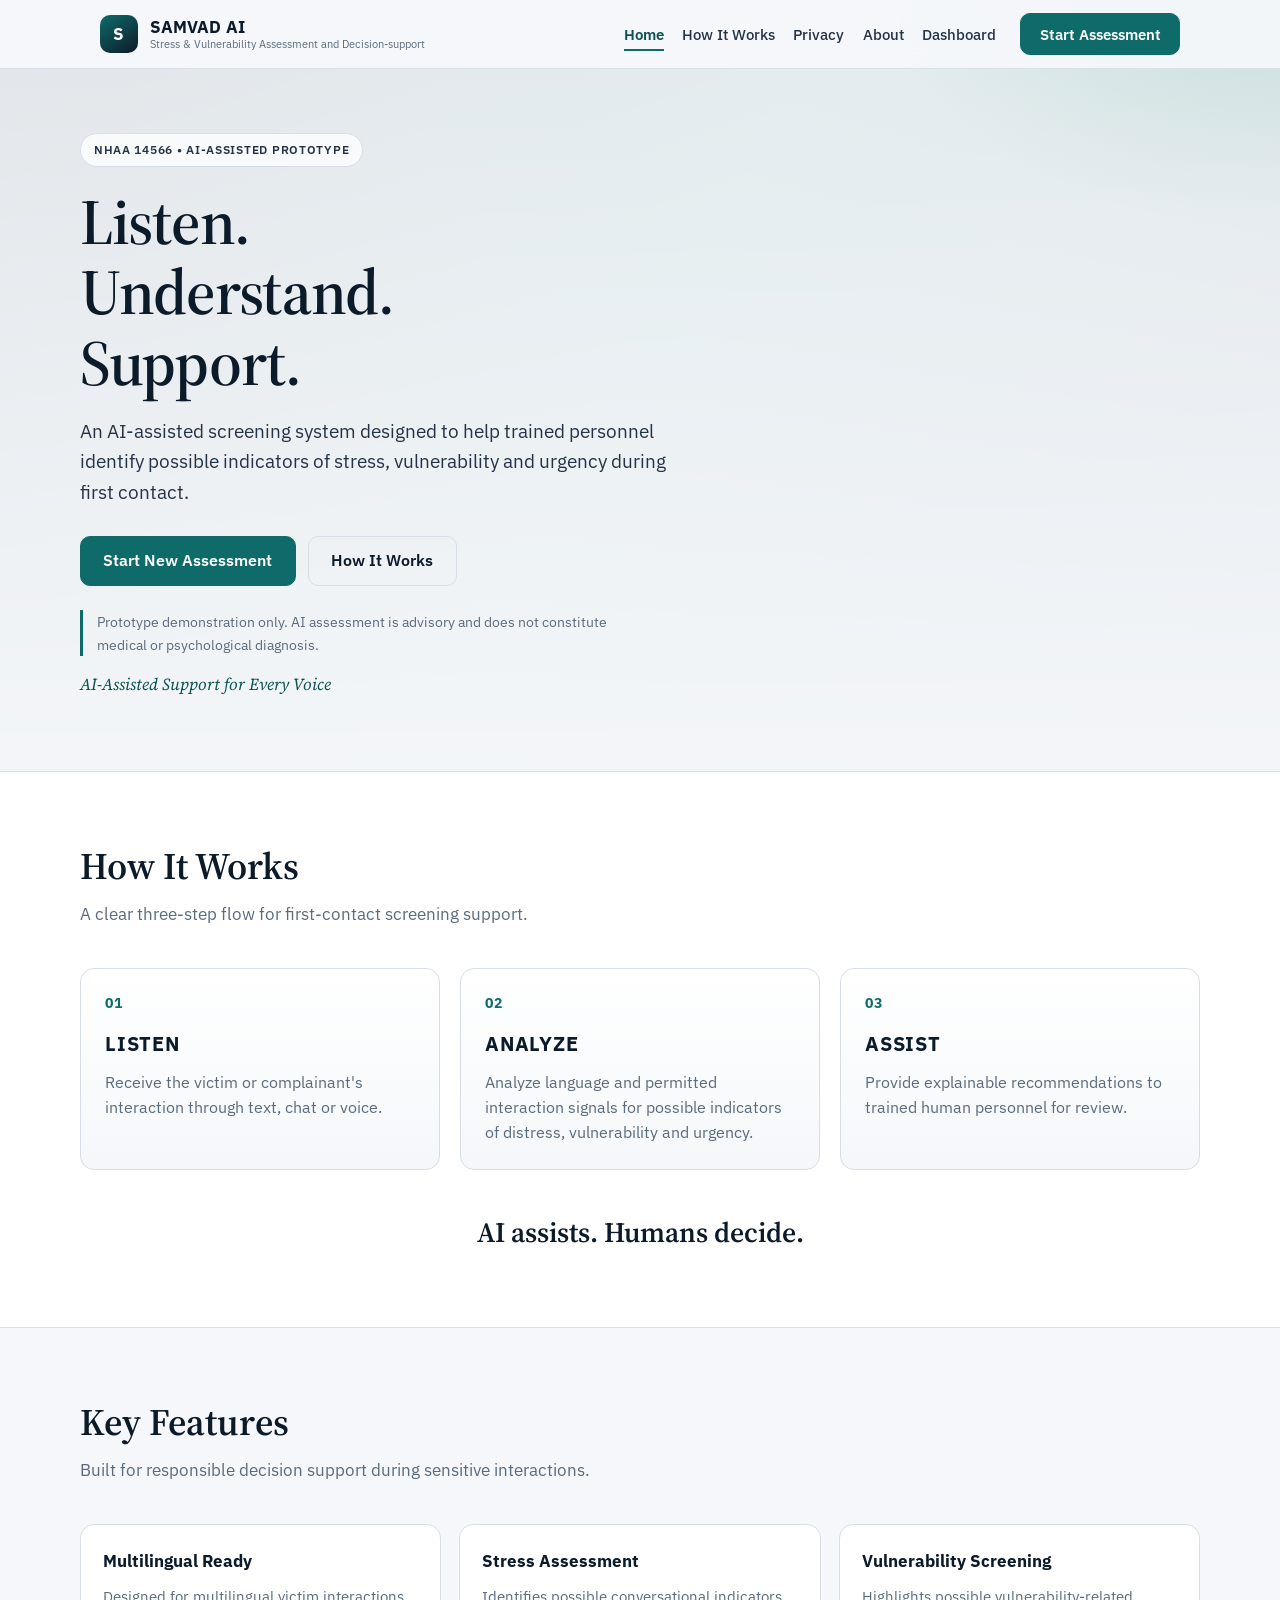
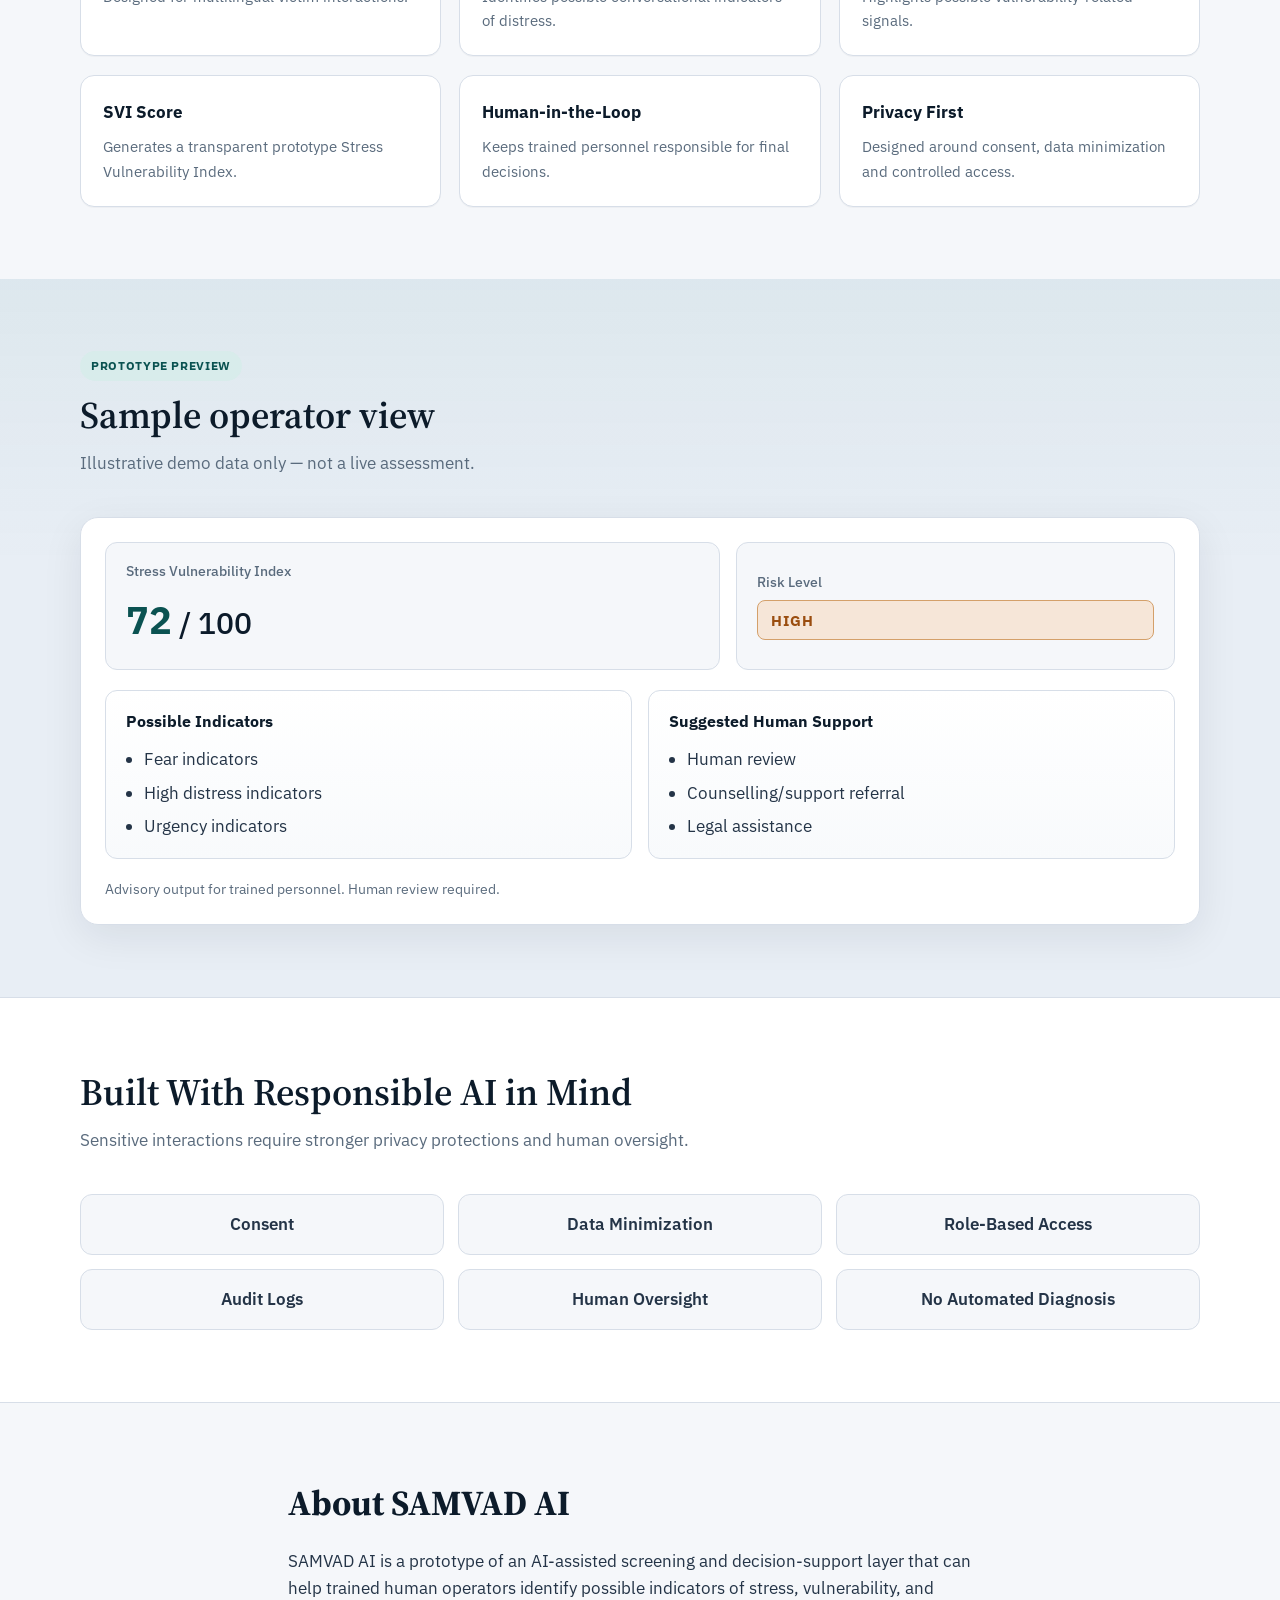
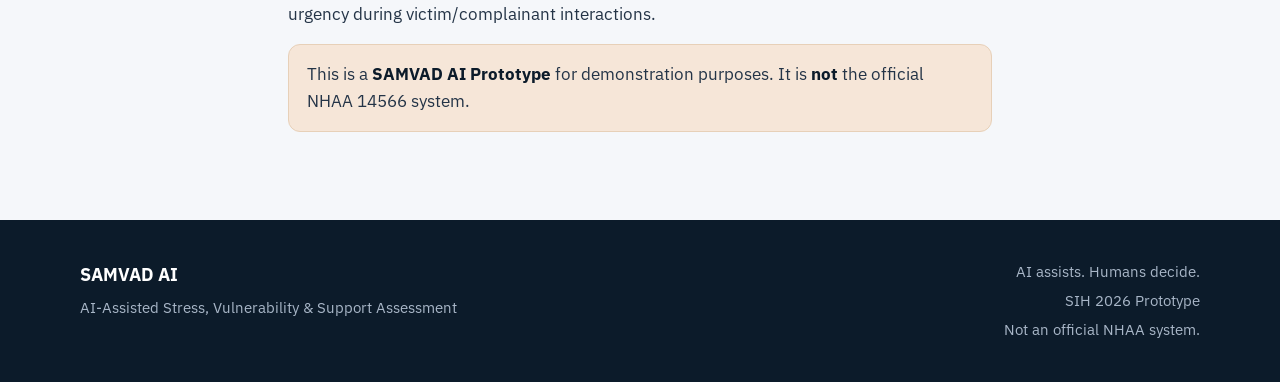
<file: index.html>
<!DOCTYPE html>
<html lang="en">

<head>
  <meta charset="UTF-8">
  <meta name="viewport" content="width=device-width, initial-scale=1.0">
  <title>SAMVAD AI Prototype | Home</title>
  <meta name="description"
    content="SAMVAD AI — Stress & Vulnerability Assessment and Decision-support. AI-assisted prototype for trained operators. Not an official NHAA system.">
  <link rel="preconnect" href="https://fonts.googleapis.com">
  <link rel="preconnect" href="https://fonts.gstatic.com" crossorigin>
  <link
    href="https://fonts.googleapis.com/css2?family=IBM+Plex+Sans:wght@400;500;600;700&family=Source+Serif+4:opsz,wght@8..60,500;8..60,600;8..60,700&display=swap"
    rel="stylesheet">
  <link rel="stylesheet" href="main.css?v=step82c">
</head>

<body>
  <a class="skip-link" href="#main">Skip to content</a>

  <header class="site-header" id="home">
    <div class="header-inner">
      <a class="brand" href="#home" aria-label="SAMVAD AI Prototype home">
        <span class="brand-mark" aria-hidden="true">S</span>
        <span class="brand-text">
          <span class="brand-name">SAMVAD AI</span>
          <span class="brand-meaning">Stress &amp; Vulnerability Assessment and Decision-support</span>
        </span>
      </a>

      <button class="nav-toggle" type="button" aria-expanded="false" aria-controls="site-nav" aria-label="Open menu">
        <span class="nav-toggle-bar" aria-hidden="true"></span>
        <span class="nav-toggle-bar" aria-hidden="true"></span>
        <span class="nav-toggle-bar" aria-hidden="true"></span>
      </button>

      <nav class="site-nav" id="site-nav" aria-label="Primary">
        <ul class="nav-list">
          <li><a href="#home" aria-current="page">Home</a></li>
          <li><a href="#how-it-works">How It Works</a></li>
          <li><a href="#privacy">Privacy</a></li>
          <li><a href="#about">About</a></li>
          <li><a href="dashboard.html">Dashboard</a></li>
        </ul>
        <a class="btn btn-primary btn-header" href="assessment.html">Start Assessment</a>
      </nav>
    </div>
  </header>

  <main id="main">
    <section class="hero" aria-labelledby="hero-heading">
      <div class="hero-inner">
        <p class="hero-badge">NHAA 14566 • AI-ASSISTED PROTOTYPE</p>
        <h1 id="hero-heading">Listen. Understand. Support.</h1>
        <p class="hero-sub">
          An AI-assisted screening system designed to help trained personnel identify
          possible indicators of stress, vulnerability and urgency during first contact.
        </p>
        <div class="hero-actions">
          <a class="btn btn-primary btn-lg" href="assessment.html">Start New Assessment</a>
          <a class="btn btn-secondary btn-lg" href="#how-it-works">How It Works</a>
        </div>
        <p class="hero-disclaimer">
          Prototype demonstration only. AI assessment is advisory and does not constitute
          medical or psychological diagnosis.
        </p>
        <p class="hero-tagline">AI-Assisted Support for Every Voice</p>
      </div>
    </section>

    <section class="section how" id="how-it-works" aria-labelledby="how-heading">
      <div class="section-inner">
        <header class="section-header">
          <h2 id="how-heading">How It Works</h2>
          <p class="section-lead">A clear three-step flow for first-contact screening support.</p>
        </header>

        <ol class="steps">
          <li class="step">
            <span class="step-num">01</span>
            <h3>Listen</h3>
            <p>Receive the victim or complainant's interaction through text, chat or voice.</p>
          </li>
          <li class="step">
            <span class="step-num">02</span>
            <h3>Analyze</h3>
            <p>Analyze language and permitted interaction signals for possible indicators of distress, vulnerability and
              urgency.</p>
          </li>
          <li class="step">
            <span class="step-num">03</span>
            <h3>Assist</h3>
            <p>Provide explainable recommendations to trained human personnel for review.</p>
          </li>
        </ol>

        <p class="how-principle">AI assists. Humans decide.</p>
      </div>
    </section>

    <section class="section features" id="features" aria-labelledby="features-heading">
      <div class="section-inner">
        <header class="section-header">
          <h2 id="features-heading">Key Features</h2>
          <p class="section-lead">Built for responsible decision support during sensitive interactions.</p>
        </header>

        <ul class="feature-grid">
          <li class="feature-card">
            <h3>Multilingual Ready</h3>
            <p>Designed for multilingual victim interactions.</p>
          </li>
          <li class="feature-card">
            <h3>Stress Assessment</h3>
            <p>Identifies possible conversational indicators of distress.</p>
          </li>
          <li class="feature-card">
            <h3>Vulnerability Screening</h3>
            <p>Highlights possible vulnerability-related signals.</p>
          </li>
          <li class="feature-card">
            <h3>SVI Score</h3>
            <p>Generates a transparent prototype Stress Vulnerability Index.</p>
          </li>
          <li class="feature-card">
            <h3>Human-in-the-Loop</h3>
            <p>Keeps trained personnel responsible for final decisions.</p>
          </li>
          <li class="feature-card">
            <h3>Privacy First</h3>
            <p>Designed around consent, data minimization and controlled access.</p>
          </li>
        </ul>
      </div>
    </section>

    <section class="section preview" id="preview" aria-labelledby="preview-heading">
      <div class="section-inner">
        <header class="section-header">
          <p class="preview-label">Prototype Preview</p>
          <h2 id="preview-heading">Sample operator view</h2>
          <p class="section-lead">Illustrative demo data only — not a live assessment.</p>
        </header>

        <div class="preview-panel" role="img"
          aria-label="Prototype preview of Stress Vulnerability Index 72 of 100, risk level high, sample indicators and suggested human support">
          <div class="preview-top">
            <div class="preview-metric">
              <span class="preview-metric-label">Stress Vulnerability Index</span>
              <span class="preview-metric-value"><strong>72</strong> / 100</span>
            </div>
            <div class="preview-metric preview-risk">
              <span class="preview-metric-label">Risk Level</span>
              <span class="result-risk-badge risk-high" aria-label="Risk level HIGH">HIGH</span>
            </div>
          </div>

          <div class="preview-columns">
            <div class="preview-block">
              <h3>Possible Indicators</h3>
              <ul>
                <li>Fear indicators</li>
                <li>High distress indicators</li>
                <li>Urgency indicators</li>
              </ul>
            </div>
            <div class="preview-block">
              <h3>Suggested Human Support</h3>
              <ul>
                <li>Human review</li>
                <li>Counselling/support referral</li>
                <li>Legal assistance</li>
              </ul>
            </div>
          </div>

          <p class="preview-footnote">Advisory output for trained personnel. Human review required.</p>
        </div>
      </div>
    </section>

    <section class="section privacy" id="privacy" aria-labelledby="privacy-heading">
      <div class="section-inner">
        <header class="section-header">
          <h2 id="privacy-heading">Built With Responsible AI in Mind</h2>
          <p class="section-lead">Sensitive interactions require stronger privacy protections and human oversight.</p>
        </header>

        <ul class="privacy-grid">
          <li>Consent</li>
          <li>Data Minimization</li>
          <li>Role-Based Access</li>
          <li>Audit Logs</li>
          <li>Human Oversight</li>
          <li>No Automated Diagnosis</li>
        </ul>
      </div>
    </section>

    <section class="section about" id="about" aria-labelledby="about-heading">
      <div class="section-inner about-inner">
        <h2 id="about-heading">About SAMVAD AI</h2>
        <p>
          SAMVAD AI is a prototype of an AI-assisted screening and decision-support layer
          that can help trained human operators identify possible indicators of stress,
          vulnerability, and urgency during victim/complainant interactions.
        </p>
        <p class="about-note">
          This is a <strong>SAMVAD AI Prototype</strong> for demonstration purposes.
          It is <strong>not</strong> the official NHAA 14566 system.
        </p>
      </div>
    </section>
  </main>

  <footer class="site-footer">
    <div class="footer-inner">
      <div class="footer-brand">
        <p class="footer-name">SAMVAD AI</p>
        <p class="footer-subtitle">AI-Assisted Stress, Vulnerability &amp; Support Assessment</p>
      </div>
      <div class="footer-meta">
        <p>AI assists. Humans decide.</p>
        <p>SIH 2026 Prototype</p>
        <p>Not an official NHAA system.</p>
      </div>
    </div>
  </footer>

  <script src="main.js?v=step82"></script>
</body>

</html>
</file>
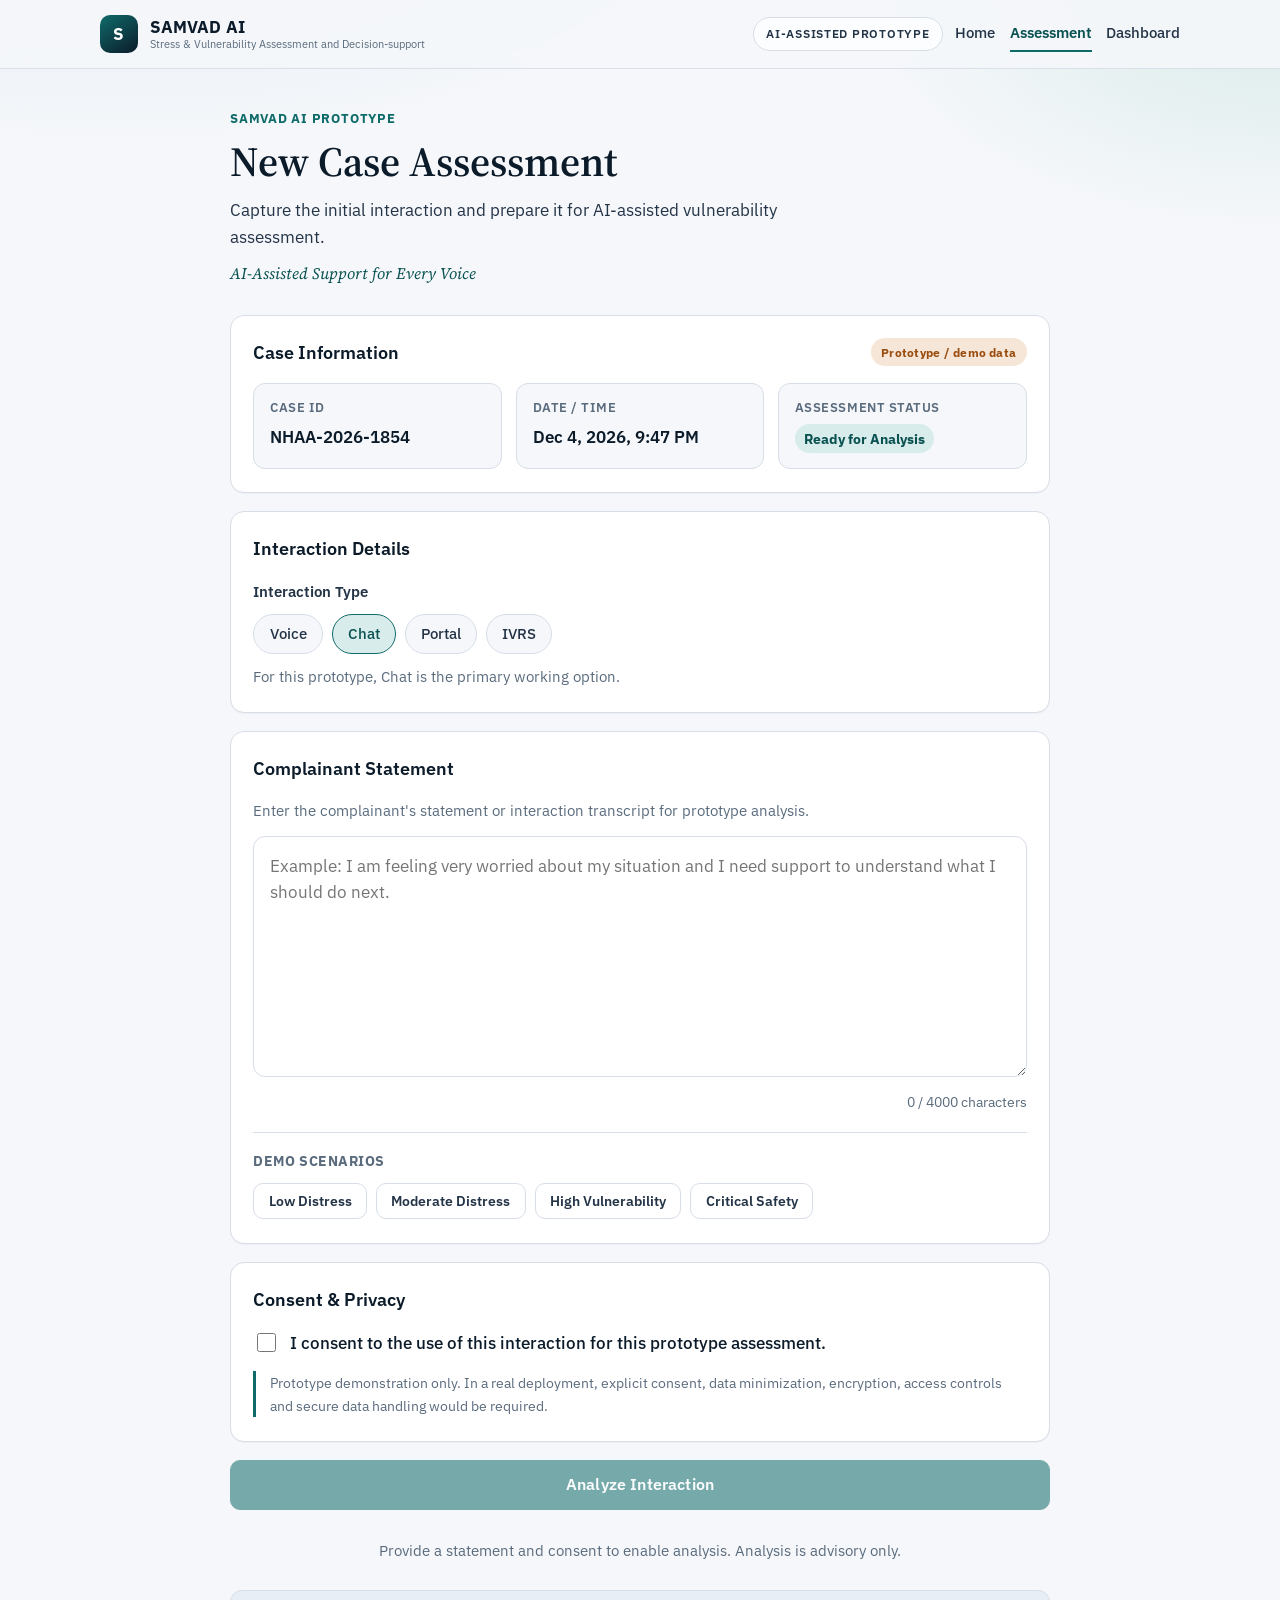
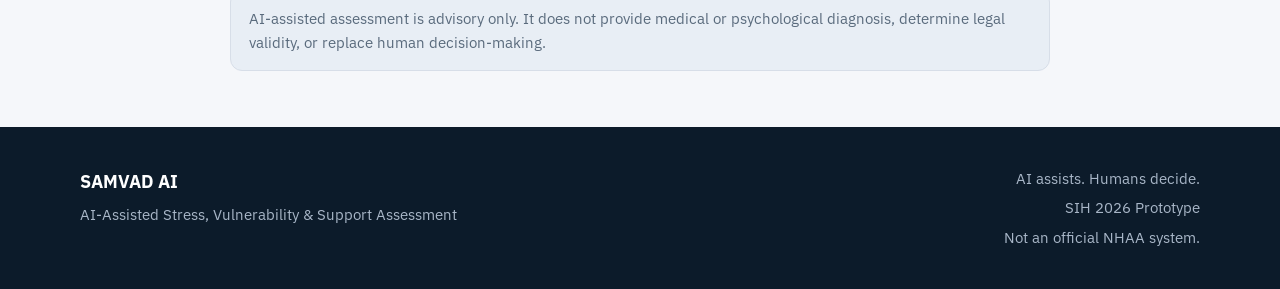
<file: assessment.html>
<!DOCTYPE html>
<html lang="en">

<head>
  <meta charset="UTF-8">
  <meta name="viewport" content="width=device-width, initial-scale=1.0">
  <title>SAMVAD AI Prototype | New Case Assessment</title>
  <meta name="description"
    content="SAMVAD AI Prototype — New Case Assessment. AI-assisted decision support only. Not an official NHAA system.">
  <link rel="preconnect" href="https://fonts.googleapis.com">
  <link rel="preconnect" href="https://fonts.gstatic.com" crossorigin>
  <link
    href="https://fonts.googleapis.com/css2?family=IBM+Plex+Sans:wght@400;500;600;700&family=Source+Serif+4:opsz,wght@8..60,500;8..60,600;8..60,700&display=swap"
    rel="stylesheet">
  <link rel="stylesheet" href="main.css?v=step82c">
</head>

<body class="page-assessment">
  <a class="skip-link" href="#main">Skip to content</a>

  <header class="site-header assessment-header">
    <div class="header-inner">
      <a class="brand" href="index.html" aria-label="SAMVAD AI Prototype home">
        <span class="brand-mark" aria-hidden="true">S</span>
        <span class="brand-text">
          <span class="brand-name">SAMVAD AI</span>
          <span class="brand-meaning">Stress &amp; Vulnerability Assessment and Decision-support</span>
        </span>
      </a>

      <div class="assessment-header-actions">
        <span class="hero-badge assessment-badge">AI-ASSISTED PROTOTYPE</span>
        <nav class="app-nav" aria-label="Prototype pages">
          <a href="index.html">Home</a>
          <a href="assessment.html" aria-current="page">Assessment</a>
          <a href="dashboard.html">Dashboard</a>
        </nav>
      </div>
    </div>
  </header>

  <main id="main" class="assessment-main">
    <div class="assessment-wrap">
      <header class="assessment-intro">
        <p class="assessment-kicker">SAMVAD AI Prototype</p>
        <h1>New Case Assessment</h1>
        <p class="assessment-sub">
          Capture the initial interaction and prepare it for AI-assisted vulnerability assessment.
        </p>
        <p class="assessment-tagline">AI-Assisted Support for Every Voice</p>
      </header>

      <form id="assessment-form" class="assessment-form" novalidate>
        <!-- Case Information -->
        <section class="panel" aria-labelledby="case-info-heading">
          <div class="panel-header">
            <h2 id="case-info-heading">Case Information</h2>
            <span class="demo-pill">Prototype / demo data</span>
          </div>

          <dl class="meta-grid">
            <div class="meta-item">
              <dt>Case ID</dt>
              <dd id="case-id">—</dd>
            </div>
            <div class="meta-item">
              <dt>Date / Time</dt>
              <dd id="case-datetime">—</dd>
            </div>
            <div class="meta-item">
              <dt>Assessment Status</dt>
              <dd><span class="status-pill" id="case-status">Ready for Analysis</span></dd>
            </div>
          </dl>
        </section>

        <!-- Interaction Details -->
        <section class="panel" aria-labelledby="interaction-heading">
          <div class="panel-header">
            <h2 id="interaction-heading">Interaction Details</h2>
          </div>


          <fieldset class="option-fieldset">
            <legend>Interaction Type</legend>
            <div class="option-row" role="radiogroup" aria-label="Interaction Type">
              <label class="option-chip">
                <input type="radio" name="interaction-type" value="voice">
                <span>Voice</span>
              </label>
              <label class="option-chip">
                <input type="radio" name="interaction-type" value="chat" checked>
                <span>Chat</span>
              </label>
              <label class="option-chip">
                <input type="radio" name="interaction-type" value="portal">
                <span>Portal</span>
              </label>
              <label class="option-chip">
                <input type="radio" name="interaction-type" value="ivrs">
                <span>IVRS</span>
              </label>
            </div>
            <p class="field-hint">For this prototype, Chat is the primary working option.</p>
          </fieldset>
        </section>

        <!-- Statement -->
        <section class="panel" aria-labelledby="statement-heading">
          <div class="panel-header">
            <h2 id="statement-heading">Complainant Statement</h2>
          </div>
          <p class="field-help" id="statement-help">
            Enter the complainant's statement or interaction transcript for prototype analysis.
          </p>

          <label class="visually-hidden" for="statement-input">Complainant statement</label>
          <textarea id="statement-input" name="statement" rows="8" maxlength="4000" aria-required="true"
            aria-describedby="statement-help statement-count voice-status"
            placeholder="Example: I am feeling very worried about my situation and I need support to understand what I should do next."></textarea>
          <div class="textarea-meta">
            <span id="statement-count" aria-live="polite">0 / 4000 characters</span>
          </div>

          <div class="voice-input" id="voice-input" hidden>
            <p class="voice-input-label" id="voice-input-label">Voice input</p>
            <div class="voice-controls">
              <button type="button" class="btn btn-secondary" id="voice-start-btn" aria-label="Start voice input"
                aria-pressed="false" aria-describedby="voice-status voice-privacy">
                <span class="voice-mic" aria-hidden="true">
                  <svg viewBox="0 0 24 24" width="16" height="16" fill="none" stroke="currentColor" stroke-width="2"
                    stroke-linecap="round" stroke-linejoin="round">
                    <path d="M12 3a3 3 0 0 0-3 3v6a3 3 0 0 0 6 0V6a3 3 0 0 0-3-3z"></path>
                    <path d="M19 10v1a7 7 0 0 1-14 0v-1"></path>
                    <line x1="12" y1="18" x2="12" y2="21"></line>
                    <line x1="8" y1="21" x2="16" y2="21"></line>
                  </svg>
                </span>
                Start Voice Input
              </button>
              <button type="button" class="btn btn-secondary" id="voice-stop-btn" aria-label="Stop voice input" hidden>
                Stop Voice Input
              </button>
            </div>
            <p id="voice-status" class="voice-status" role="status" aria-live="polite"></p>
            <p id="voice-privacy" class="voice-privacy">
              Voice input is converted to text by the browser when supported. This prototype does not send voice
              recordings to an external service.
            </p>
          </div>

          <div class="demo-scenarios">
            <p class="demo-scenarios-label" id="demo-scenarios-label">Demo scenarios</p>
            <div class="demo-scenario-row" role="group" aria-labelledby="demo-scenarios-label">
              <button type="button" class="btn btn-scenario" data-scenario="low">Low Distress</button>
              <button type="button" class="btn btn-scenario" data-scenario="moderate">Moderate Distress</button>
              <button type="button" class="btn btn-scenario" data-scenario="high">High Vulnerability</button>
              <button type="button" class="btn btn-scenario" data-scenario="critical">Critical Safety</button>
            </div>
          </div>
        </section>

        <!-- Consent -->
        <section class="panel panel-consent" aria-labelledby="consent-heading">
          <div class="panel-header">
            <h2 id="consent-heading">Consent &amp; Privacy</h2>
          </div>

          <label class="consent-check">
            <input type="checkbox" id="consent-checkbox" name="consent" aria-required="true"
              aria-describedby="consent-note">
            <span>I consent to the use of this interaction for this prototype assessment.</span>
          </label>

          <p class="consent-note" id="consent-note">
            Prototype demonstration only. In a real deployment, explicit consent, data minimization,
            encryption, access controls and secure data handling would be required.
          </p>
        </section>

        <!-- Actions -->
        <div class="assessment-actions">
          <button type="submit" class="btn btn-primary btn-lg btn-analyze" id="analyze-btn" disabled>
            Analyze Interaction
          </button>
        </div>
        <p id="analyze-hint" class="field-hint analyze-hint">
          Provide a statement and consent to enable analysis. Analysis is advisory only.
        </p>

        <p id="form-error" class="form-error" role="alert" hidden></p>

        <div id="analysis-feedback" class="analysis-feedback" role="status" aria-live="polite" hidden>
          <div class="analysis-loading" id="analysis-loading" hidden>
            <span class="spinner" aria-hidden="true"></span>
            <p>Analyzing interaction...</p>
          </div>
        </div>
      </form>

      <!-- Assessment Result — presentation-ready decision-support report -->
      <section id="assessment-result" class="assessment-result" aria-labelledby="result-heading" hidden>
        <header class="result-header">
          <div class="result-header-top">
            <h2 id="result-heading">Assessment Result</h2>
            <span class="demo-pill">Prototype Result</span>
          </div>
          <dl class="result-meta">
            <div>
              <dt>Case ID</dt>
              <dd id="result-case-id">—</dd>
            </div>
            <div>
              <dt>Assessment Status</dt>
              <dd id="result-status">AI-Assisted Preliminary Assessment</dd>
            </div>
            <div id="result-language-wrap" hidden>
              <dt>Detected Language</dt>
              <dd id="result-detected-language">—</dd>
            </div>
          </dl>
          <p class="result-official-note">
            Not an official NHAA assessment. SAMVAD AI Prototype demonstration only.
          </p>
        </header>

        <div id="safety-alert" class="safety-alert" role="status" aria-live="polite" hidden>
          <p class="safety-alert-title">Priority Safety Review</p>
          <p>
            Immediate human review is recommended based on detected safety-related signals.
          </p>
          <p class="safety-alert-hitl">AI assists. Humans decide.</p>
        </div>

        <article class="svi-hero" aria-labelledby="svi-hero-heading">
          <div class="svi-hero-copy">
            <h3 id="svi-hero-heading">Stress &amp; Vulnerability Index</h3>
            <p class="svi-hero-score">
              <strong id="result-svi">0</strong>
              <span aria-hidden="true"> / 100</span>
              <span class="visually-hidden">out of 100</span>
            </p>
            <p class="svi-hero-risk-wrap">
              <span class="result-label">Risk Level</span>
              <span id="result-risk" class="result-risk-badge risk-low">LOW</span>
            </p>
            <p id="risk-explanation" class="risk-explanation"></p>
            <p class="svi-scale">LOW 0–24 · MODERATE 25–49 · HIGH 50–74 · CRITICAL 75–100</p>
          </div>
          <div class="svi-ring-wrap" aria-hidden="true">
            <svg class="svi-ring" viewBox="0 0 120 120" role="presentation">
              <circle class="svi-ring-track" cx="60" cy="60" r="52"></circle>
              <circle id="svi-ring-progress" class="svi-ring-progress" cx="60" cy="60" r="52"></circle>
            </svg>
            <div class="svi-ring-label">
              <span id="svi-ring-value">0</span>
              <small>SVI</small>
            </div>
          </div>
        </article>

        <section class="result-section" aria-labelledby="dimensions-heading">
          <h3 id="dimensions-heading">Assessment Dimensions</h3>
          <div class="component-grid">
            <article class="component-card">
              <div class="component-top">
                <h4>Stress</h4>
                <p><span id="score-stress">0</span> / 100</p>
              </div>
              <div class="progress-track" role="progressbar" aria-label="Stress score" aria-valuemin="0"
                aria-valuemax="100" aria-valuenow="0" id="track-stress">
                <div id="bar-stress" class="progress-fill" style="width: 0%"></div>
              </div>
              <p class="component-help">
                Signals related to worry, pressure, fear or emotional strain.
              </p>
            </article>
            <article class="component-card">
              <div class="component-top">
                <h4>Vulnerability</h4>
                <p><span id="score-vulnerability">0</span> / 100</p>
              </div>
              <div class="progress-track" role="progressbar" aria-label="Vulnerability score" aria-valuemin="0"
                aria-valuemax="100" aria-valuenow="0" id="track-vulnerability">
                <div id="bar-vulnerability" class="progress-fill" style="width: 0%"></div>
              </div>
              <p class="component-help">
                Signals indicating limited support, helplessness or difficulty coping.
              </p>
            </article>
            <article class="component-card">
              <div class="component-top">
                <h4>Urgency</h4>
                <p><span id="score-urgency">0</span> / 100</p>
              </div>
              <div class="progress-track" role="progressbar" aria-label="Urgency score" aria-valuemin="0"
                aria-valuemax="100" aria-valuenow="0" id="track-urgency">
                <div id="bar-urgency" class="progress-fill" style="width: 0%"></div>
              </div>
              <p class="component-help">
                Signals indicating a need for faster assistance.
              </p>
            </article>
            <article class="component-card">
              <div class="component-top">
                <h4>Safety Concern</h4>
                <p><span id="score-safety">0</span> / 100</p>
              </div>
              <div class="progress-track" role="progressbar" aria-label="Safety Concern score" aria-valuemin="0"
                aria-valuemax="100" aria-valuenow="0" id="track-safety">
                <div id="bar-safety" class="progress-fill" style="width: 0%"></div>
              </div>
              <p class="component-help">
                Signals related to immediate safety or serious threat.
              </p>
            </article>
          </div>
        </section>

        <section class="result-section" aria-labelledby="indicators-heading">
          <h3 id="indicators-heading">Possible Indicators Detected</h3>
          <ul id="indicator-list" class="indicator-tags"></ul>
        </section>

        <section class="result-section support-section" aria-labelledby="support-heading">
          <div class="support-header">
            <h3 id="support-heading">Recommended Support Pathway</h3>
            <span class="human-review-pill">Human review required</span>
          </div>
          <p id="support-recommendation" class="support-text"></p>
          <p class="support-note">
            Suggestions for authorized human operators only. This system does not automatically
            contact police, emergency services, medical services, or any authority.
          </p>
        </section>

        <!-- Relevant Resources for Operator (RAG Vector Search) -->
        <section class="result-section resources-section" id="relevant-resources-card"
          aria-labelledby="resources-heading" hidden>
          <div class="support-header" style="margin-bottom: 0.5rem;">
            <h3 id="resources-heading">Relevant Resources for Operator</h3>
            <span class="demo-pill" style="font-size: 0.75rem; align-self: center;">Grounded Knowledge</span>
          </div>
          <p class="support-note" style="margin-top: 0; margin-bottom: 0.85rem;">
            Retrieved support pathways and procedural guidance based on complaint context. Advisory only.
          </p>
          <div id="resources-list" class="resources-list" style="display: flex; flex-direction: column; gap: 0.75rem;">
          </div>
        </section>

        <details class="explain-details">
          <summary>Why this result?</summary>
          <div class="explain-body">
            <p class="explain-lead">Detected signal categories</p>
            <ul id="why-signals"></ul>

            <p class="explain-lead">Score contributions to SVI</p>
            <ul id="why-contributions" class="contribution-list"></ul>

            <p class="explain-lead">SVI formula</p>
            <pre class="formula-block" id="why-formula">SVI =
(Stress × 0.30) +
(Vulnerability × 0.30) +
(Urgency × 0.25) +
(Safety Concern × 0.15)</pre>

            <p class="explain-lead">Risk thresholds used</p>
            <p id="why-thresholds">LOW 0–24 · MODERATE 25–49 · HIGH 50–74 · CRITICAL 75–100</p>

            <p id="prototype-model-note" class="prototype-model-note">
              Prototype scoring model — requires expert validation before real-world deployment.
            </p>
          </div>
        </details>

        <aside class="hitl-banner" aria-labelledby="hitl-heading">
          <h3 id="hitl-heading" class="visually-hidden">Human-in-the-Loop Decision Support</h3>
          <p class="hitl-kicker">Human-in-the-Loop Decision Support</p>
          <p class="hitl-principle">AI assists. Humans decide.</p>
          <p>
            This prototype provides AI-assisted decision-support signals only. Final assessment,
            prioritization and support decisions must be made by trained human personnel.
          </p>
        </aside>

        <aside class="privacy-panel" aria-labelledby="privacy-heading">
          <h3 id="privacy-heading">Privacy &amp; Data Notice</h3>
          <p>
            Prototype demonstration only. Do not enter real personal, medical, legal or identifying
            information.
          </p>
          <p>
            In a real deployment, data would require appropriate consent, encryption, access controls,
            audit logging and secure retention policies.
          </p>
          <p>
            Demo data is stored locally in this browser for prototype demonstration.
          </p>
        </aside>

        <p class="result-disclaimer">
          Prototype demonstration only. This system does not provide medical or psychological
          diagnosis, determine legal validity, assess guilt or replace trained human decision-making.
        </p>

        <div class="result-actions">
          <button type="button" class="btn btn-primary btn-lg" id="new-assessment-btn">
            New Assessment
          </button>
          <a class="btn btn-secondary btn-lg" href="dashboard.html" id="view-dashboard-btn">
            View in Operator Dashboard
          </a>
          <a class="btn btn-secondary btn-lg" href="index.html">Back to Home</a>
          <button type="button" class="btn btn-secondary btn-lg" id="review-input-btn">
            Review Input
          </button>
        </div>
      </section>

      <p class="assessment-disclaimer">
        AI-assisted assessment is advisory only. It does not provide medical or psychological diagnosis,
        determine legal validity, or replace human decision-making.
      </p>
    </div>
  </main>

  <footer class="site-footer assessment-footer">
    <div class="footer-inner">
      <div class="footer-brand">
        <p class="footer-name">SAMVAD AI</p>
        <p class="footer-subtitle">AI-Assisted Stress, Vulnerability &amp; Support Assessment</p>
      </div>
      <div class="footer-meta">
        <p>AI assists. Humans decide.</p>
        <p>SIH 2026 Prototype</p>
        <p>Not an official NHAA system.</p>
      </div>
    </div>
  </footer>

  <script src="main.js?v=step82"></script>
  <script src="mock-ai.js?v=step4"></script>
  <script src="assessment.js?v=step82"></script>
</body>

</html>
</file>
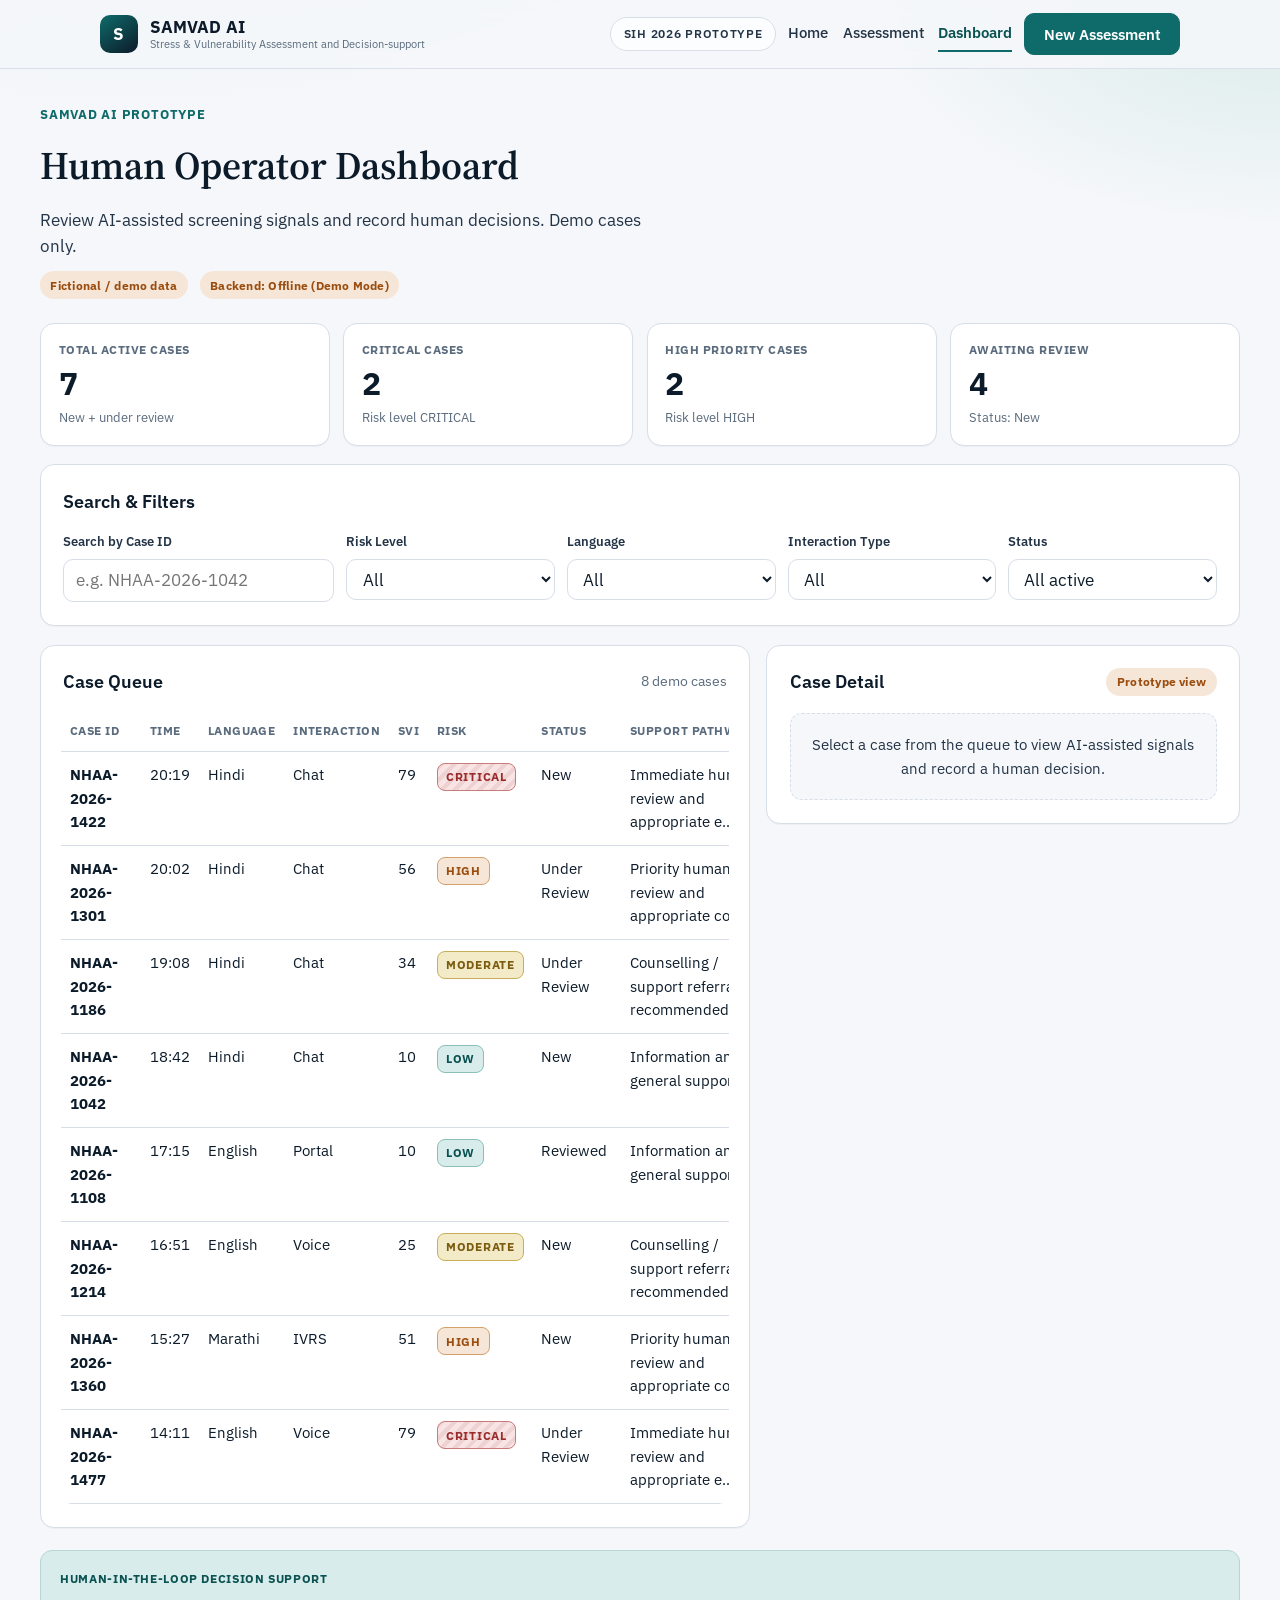
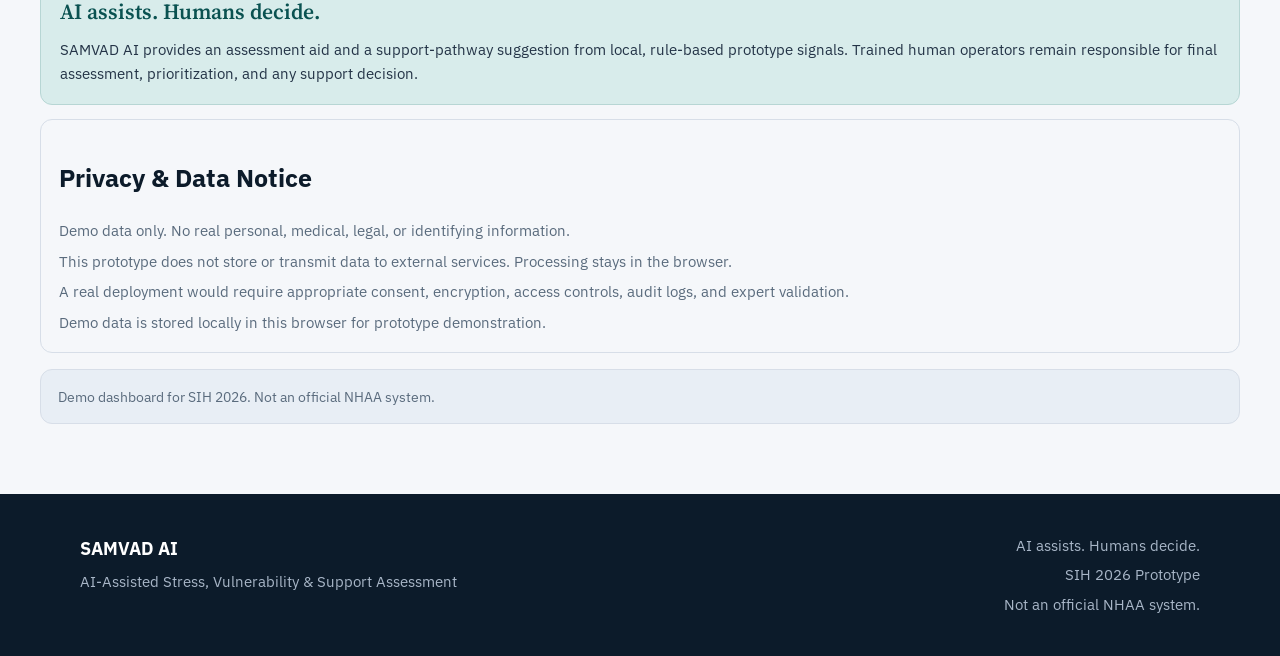
<file: dashboard.html>
<!DOCTYPE html>
<html lang="en">

<head>
  <meta charset="UTF-8">
  <meta name="viewport" content="width=device-width, initial-scale=1.0">
  <title>SAMVAD AI Prototype | Human Operator Dashboard</title>
  <meta name="description"
    content="SAMVAD AI Prototype operator dashboard. Fictional demo cases only. Not an official NHAA system.">
  <link rel="preconnect" href="https://fonts.googleapis.com">
  <link rel="preconnect" href="https://fonts.gstatic.com" crossorigin>
  <link
    href="https://fonts.googleapis.com/css2?family=IBM+Plex+Sans:wght@400;500;600;700&family=Source+Serif+4:opsz,wght@8..60,500;8..60,600;8..60,700&display=swap"
    rel="stylesheet">
  <link rel="stylesheet" href="main.css?v=step82c">
</head>

<body class="page-dashboard">
  <a class="skip-link" href="#main">Skip to content</a>

  <header class="site-header assessment-header">
    <div class="header-inner">
      <a class="brand" href="index.html" aria-label="SAMVAD AI Prototype home">
        <span class="brand-mark" aria-hidden="true">S</span>
        <span class="brand-text">
          <span class="brand-name">SAMVAD AI</span>
          <span class="brand-meaning">Stress &amp; Vulnerability Assessment and Decision-support</span>
        </span>
      </a>

      <div class="assessment-header-actions">
        <span class="hero-badge assessment-badge">SIH 2026 Prototype</span>
        <nav class="app-nav" aria-label="Prototype pages">
          <a href="index.html">Home</a>
          <a href="assessment.html">Assessment</a>
          <a href="dashboard.html" aria-current="page">Dashboard</a>
        </nav>
        <a class="btn btn-primary btn-header" href="assessment.html">New Assessment</a>
      </div>
    </div>
  </header>

  <main id="main" class="dashboard-main">
    <div class="dashboard-wrap">
      <header class="dashboard-intro">
        <p class="assessment-kicker">SAMVAD AI Prototype</p>
        <h1>Human Operator Dashboard</h1>
        <p class="assessment-sub">
          Review AI-assisted screening signals and record human decisions. Demo cases only.
        </p>
        <span class="demo-pill">Fictional / demo data</span>
        <span class="demo-pill" id="backend-status-pill"
          style="margin-left: 0.5rem; background: var(--paper-deep); color: var(--muted);"
          title="FastAPI backend status">Backend: Connecting...</span>
      </header>

      <section class="summary-grid" aria-label="Queue summary (demo data)">
        <article class="summary-card">
          <p class="summary-label">Total Active Cases</p>
          <p class="summary-value" id="stat-active">0</p>
          <p class="summary-hint">New + under review</p>
        </article>
        <article class="summary-card">
          <p class="summary-label">Critical Cases</p>
          <p class="summary-value" id="stat-critical">0</p>
          <p class="summary-hint">Risk level CRITICAL</p>
        </article>
        <article class="summary-card">
          <p class="summary-label">High Priority Cases</p>
          <p class="summary-value" id="stat-high">0</p>
          <p class="summary-hint">Risk level HIGH</p>
        </article>
        <article class="summary-card">
          <p class="summary-label">Awaiting Review</p>
          <p class="summary-value" id="stat-awaiting">0</p>
          <p class="summary-hint">Status: New</p>
        </article>
      </section>

      <section class="panel dashboard-filters" aria-labelledby="filters-heading">
        <div class="panel-header">
          <h2 id="filters-heading">Search &amp; Filters</h2>
        </div>
        <div class="filter-grid">
          <label class="filter-field">
            <span>Search by Case ID</span>
            <input type="search" id="filter-search" placeholder="e.g. NHAA-2026-1042" autocomplete="off">
          </label>
          <label class="filter-field">
            <span>Risk Level</span>
            <select id="filter-risk">
              <option value="all">All</option>
              <option value="LOW">Low</option>
              <option value="MODERATE">Moderate</option>
              <option value="HIGH">High</option>
              <option value="CRITICAL">Critical</option>
            </select>
          </label>
          <label class="filter-field">
            <span>Language</span>
            <select id="filter-language">
              <option value="all">All</option>
              <option value="English">English</option>
              <option value="Hindi">Hindi</option>
              <option value="Marathi">Marathi</option>
            </select>
          </label>
          <label class="filter-field">
            <span>Interaction Type</span>
            <select id="filter-interaction">
              <option value="all">All</option>
              <option value="Voice">Voice</option>
              <option value="Chat">Chat</option>
              <option value="Portal">Portal</option>
              <option value="IVRS">IVRS</option>
            </select>
          </label>
          <label class="filter-field">
            <span>Status</span>
            <select id="filter-status">
              <option value="all">All active</option>
              <option value="New">New</option>
              <option value="Under Review">Under Review</option>
              <option value="Reviewed">Reviewed</option>
              <option value="Archived">Archived</option>
            </select>
          </label>
        </div>
      </section>

      <div class="dashboard-layout">
        <section class="panel case-table-panel" aria-labelledby="queue-heading">
          <div class="panel-header">
            <h2 id="queue-heading">Case Queue</h2>
            <p class="table-count" id="table-count">0 demo cases</p>
          </div>
          <div class="table-scroll">
            <table class="case-table" id="case-table">
              <caption class="visually-hidden">Demo case queue for the SAMVAD AI prototype</caption>
              <thead>
                <tr>
                  <th scope="col">Case ID</th>
                  <th scope="col">Time</th>
                  <th scope="col">Language</th>
                  <th scope="col">Interaction</th>
                  <th scope="col">SVI</th>
                  <th scope="col">Risk</th>
                  <th scope="col">Status</th>
                  <th scope="col">Support Pathway</th>
                </tr>
              </thead>
              <tbody id="case-table-body"></tbody>
            </table>
          </div>
          <p id="empty-queue" class="empty-queue" role="status" hidden>No matching demo cases.</p>
        </section>

        <section class="panel case-detail-panel" aria-labelledby="detail-heading">
          <div class="panel-header">
            <h2 id="detail-heading">Case Detail</h2>
            <span class="demo-pill">Prototype view</span>
          </div>

          <p id="detail-empty" class="detail-empty" role="status">
            Select a case from the queue to view AI-assisted signals and record a human decision.
          </p>

          <div id="detail-content" hidden>
            <div id="critical-safety-panel" class="safety-alert" hidden>
              <p class="safety-alert-title">Critical Safety Review</p>
              <p>
                Immediate human review is required in this prototype based on detected
                safety-related signals or a CRITICAL risk level.
              </p>
              <p class="safety-alert-hitl">AI assists. Humans decide.</p>
              <p class="support-note">
                This prototype does not contact police, emergency services, medical services,
                or any authority.
              </p>
            </div>

            <dl class="detail-meta">
              <div>
                <dt>Case ID</dt>
                <dd id="detail-id">—</dd>
              </div>
              <div>
                <dt>Date / Time</dt>
                <dd id="detail-datetime">—</dd>
              </div>
              <div>
                <dt>Language</dt>
                <dd id="detail-language">—</dd>
              </div>
              <div>
                <dt>Interaction Type</dt>
                <dd id="detail-interaction">—</dd>
              </div>
            </dl>

            <div class="detail-block">
              <h3>Complainant statement excerpt</h3>
              <blockquote id="detail-statement" class="statement-excerpt"></blockquote>
            </div>

            <div class="detail-svi-row">
              <div>
                <p class="result-label">SVI score</p>
                <p class="detail-svi"><strong id="detail-svi">0</strong> / 100</p>
              </div>
              <div>
                <p class="result-label">Risk level</p>
                <p id="detail-risk" class="result-risk-badge risk-low">LOW</p>
              </div>
            </div>

            <div class="mini-score-grid" aria-label="Component scores">
              <article>
                <h4>Stress</h4>
                <p><span id="detail-stress">0</span> / 100</p>
                <div class="progress-track" aria-hidden="true">
                  <div id="detail-bar-stress" class="progress-fill" style="width: 0%"></div>
                </div>
              </article>
              <article>
                <h4>Vulnerability</h4>
                <p><span id="detail-vulnerability">0</span> / 100</p>
                <div class="progress-track" aria-hidden="true">
                  <div id="detail-bar-vulnerability" class="progress-fill" style="width: 0%"></div>
                </div>
              </article>
              <article>
                <h4>Urgency</h4>
                <p><span id="detail-urgency">0</span> / 100</p>
                <div class="progress-track" aria-hidden="true">
                  <div id="detail-bar-urgency" class="progress-fill" style="width: 0%"></div>
                </div>
              </article>
              <article>
                <h4>Safety Concern</h4>
                <p><span id="detail-safety">0</span> / 100</p>
                <div class="progress-track" aria-hidden="true">
                  <div id="detail-bar-safety" class="progress-fill" style="width: 0%"></div>
                </div>
              </article>
            </div>

            <div class="detail-block">
              <h3>Possible indicators detected</h3>
              <ul id="detail-indicators" class="indicator-tags"></ul>
            </div>

            <div class="detail-block">
              <h3>Recommended Support Pathway</h3>
              <p id="detail-pathway" class="support-text"></p>
              <p class="support-note">Suggestion for trained operators. Human review required.</p>
            </div>

            <div class="detail-block">
              <h3>Human review actions</h3>
              <p class="field-hint">Updates this prototype’s local mock state only. No external calls.</p>
              <div class="action-grid" id="review-actions">
                <button type="button" class="btn btn-primary" data-action="reviewed">Mark as Reviewed</button>
                <button type="button" class="btn btn-secondary" data-action="counselling">Assign Counselling</button>
                <button type="button" class="btn btn-secondary" data-action="legal">Assign Legal Aid</button>
                <button type="button" class="btn btn-secondary" data-action="protection">Assign Medical/Protection
                  Support</button>
                <button type="button" class="btn btn-secondary" data-action="more-info">Request More
                  Information</button>
              </div>
              <p id="action-feedback" class="action-feedback" role="status" aria-live="polite"></p>
            </div>

            <div class="detail-block archive-block">
              <h3>Case closure</h3>
              <p class="field-hint">
                Case closure is a human operator action. AI does not automatically close or archive cases.
              </p>
              <button type="button" class="btn btn-secondary" id="archive-case-btn">
                <span class="archive-icon" aria-hidden="true">
                  <svg viewBox="0 0 24 24" width="16" height="16" fill="none" stroke="currentColor" stroke-width="2"
                    stroke-linecap="round" stroke-linejoin="round">
                    <polyline points="21 8 21 21 3 21 3 8"></polyline>
                    <rect x="1" y="3" width="22" height="5"></rect>
                    <line x1="10" y1="12" x2="14" y2="12"></line>
                  </svg>
                </span>
                Close / Archive Case
              </button>
              <button type="button" class="btn btn-primary" id="restore-case-btn" hidden>
                Restore Case
              </button>
            </div>

            <div class="detail-block">
              <h3>Audit timeline</h3>
              <p class="field-hint">Prototype audit-log visualization. Not a production record.</p>
              <ol id="detail-timeline" class="audit-timeline"></ol>
            </div>
          </div>
        </section>
      </div>

      <aside class="hitl-banner" aria-labelledby="dash-hitl-heading">
        <h2 id="dash-hitl-heading" class="visually-hidden">Human-in-the-Loop Decision Support</h2>
        <p class="hitl-kicker">Human-in-the-Loop Decision Support</p>
        <p class="hitl-principle">AI assists. Humans decide.</p>
        <p>
          SAMVAD AI provides an assessment aid and a support-pathway suggestion from local,
          rule-based prototype signals. Trained human operators remain responsible for final
          assessment, prioritization, and any support decision.
        </p>
      </aside>

      <aside class="privacy-panel" aria-labelledby="dash-privacy-heading">
        <h2 id="dash-privacy-heading">Privacy &amp; Data Notice</h2>
        <p>Demo data only. No real personal, medical, legal, or identifying information.</p>
        <p>
          This prototype does not store or transmit data to external services. Processing stays
          in the browser.
        </p>
        <p>
          A real deployment would require appropriate consent, encryption, access controls,
          audit logs, and expert validation.
        </p>
        <p>Demo data is stored locally in this browser for prototype demonstration.</p>
      </aside>

      <p class="result-disclaimer">
        Demo dashboard for SIH 2026. Not an official NHAA system.
      </p>
    </div>
  </main>

  <footer class="site-footer assessment-footer">
    <div class="footer-inner">
      <div class="footer-brand">
        <p class="footer-name">SAMVAD AI</p>
        <p class="footer-subtitle">AI-Assisted Stress, Vulnerability &amp; Support Assessment</p>
      </div>
      <div class="footer-meta">
        <p>AI assists. Humans decide.</p>
        <p>SIH 2026 Prototype</p>
        <p>Not an official NHAA system.</p>
      </div>
    </div>
  </footer>

  <div id="archive-dialog" class="modal" hidden>
    <div class="modal-backdrop" data-archive-cancel></div>
    <div class="modal-card" role="dialog" aria-modal="true" aria-labelledby="archive-dialog-title"
      aria-describedby="archive-dialog-desc">
      <h2 id="archive-dialog-title">Archive this case?</h2>
      <p id="archive-dialog-desc">Archived cases will be removed from the active case list.</p>
      <div class="modal-actions">
        <button type="button" class="btn btn-secondary" id="archive-cancel-btn">Cancel</button>
        <button type="button" class="btn btn-primary" id="archive-confirm-btn">Archive Case</button>
      </div>
    </div>
  </div>

  <script src="main.js?v=step82"></script>
  <script src="demo-data.js?v=step6a"></script>
  <script src="mock-ai.js?v=step4"></script>
  <script src="dashboard.js?v=step82"></script>
</body>

</html>
</file>
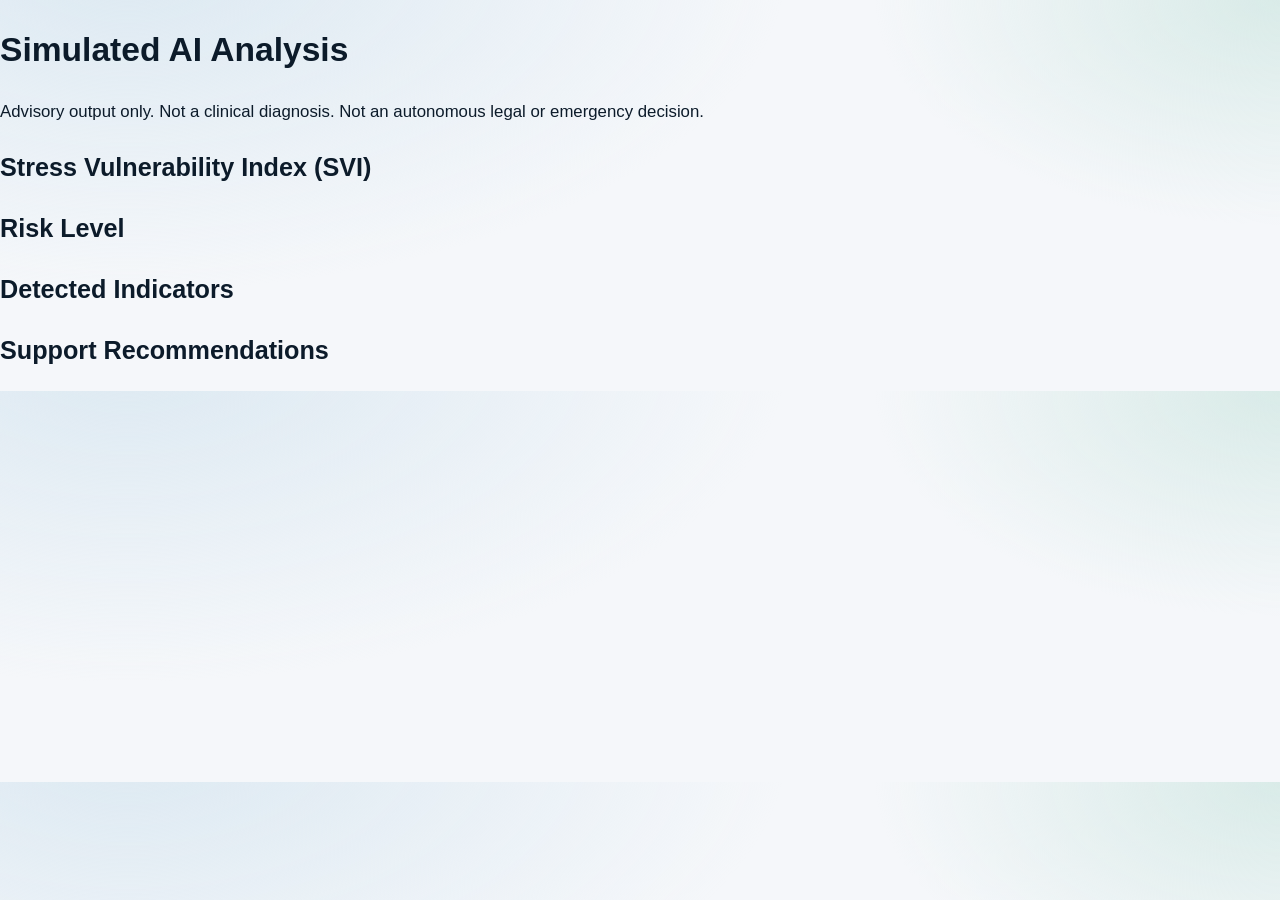
<file: pages/analysis.html>
<!DOCTYPE html>
<html lang="en">
<head>
  <meta charset="UTF-8">
  <meta name="viewport" content="width=device-width, initial-scale=1.0">
  <title>SAMVAD AI Prototype | Simulated Analysis</title>
  <link rel="stylesheet" href="../main.css">
</head>
<body>
  <!-- Simulated AI Analysis results (decision support — not a diagnosis) -->
  <main id="analysis">
    <h1>Simulated AI Analysis</h1>
    <p class="disclaimer">
      Advisory output only. Not a clinical diagnosis. Not an autonomous legal or emergency decision.
    </p>

    <!-- Stress Vulnerability Index (SVI) -->
    <section id="svi">
      <h2>Stress Vulnerability Index (SVI)</h2>
      <!-- Simulated SVI score display -->
    </section>

    <!-- Risk Level -->
    <section id="risk-level">
      <h2>Risk Level</h2>
      <!-- Low / Moderate / High (demo labels) -->
    </section>

    <!-- Detected Indicators -->
    <section id="indicators">
      <h2>Detected Indicators</h2>
      <!-- Keyword / pattern-based demo indicators -->
    </section>

    <!-- Support Recommendations -->
    <section id="recommendations">
      <h2>Support Recommendations</h2>
      <!-- Suggested next steps for human operators -->
    </section>
  </main>
  <script src="../demo-data.js"></script>
  <script src="../simulate-ai.js"></script>
  <script src="../main.js"></script>
</body>
</html>
</file>
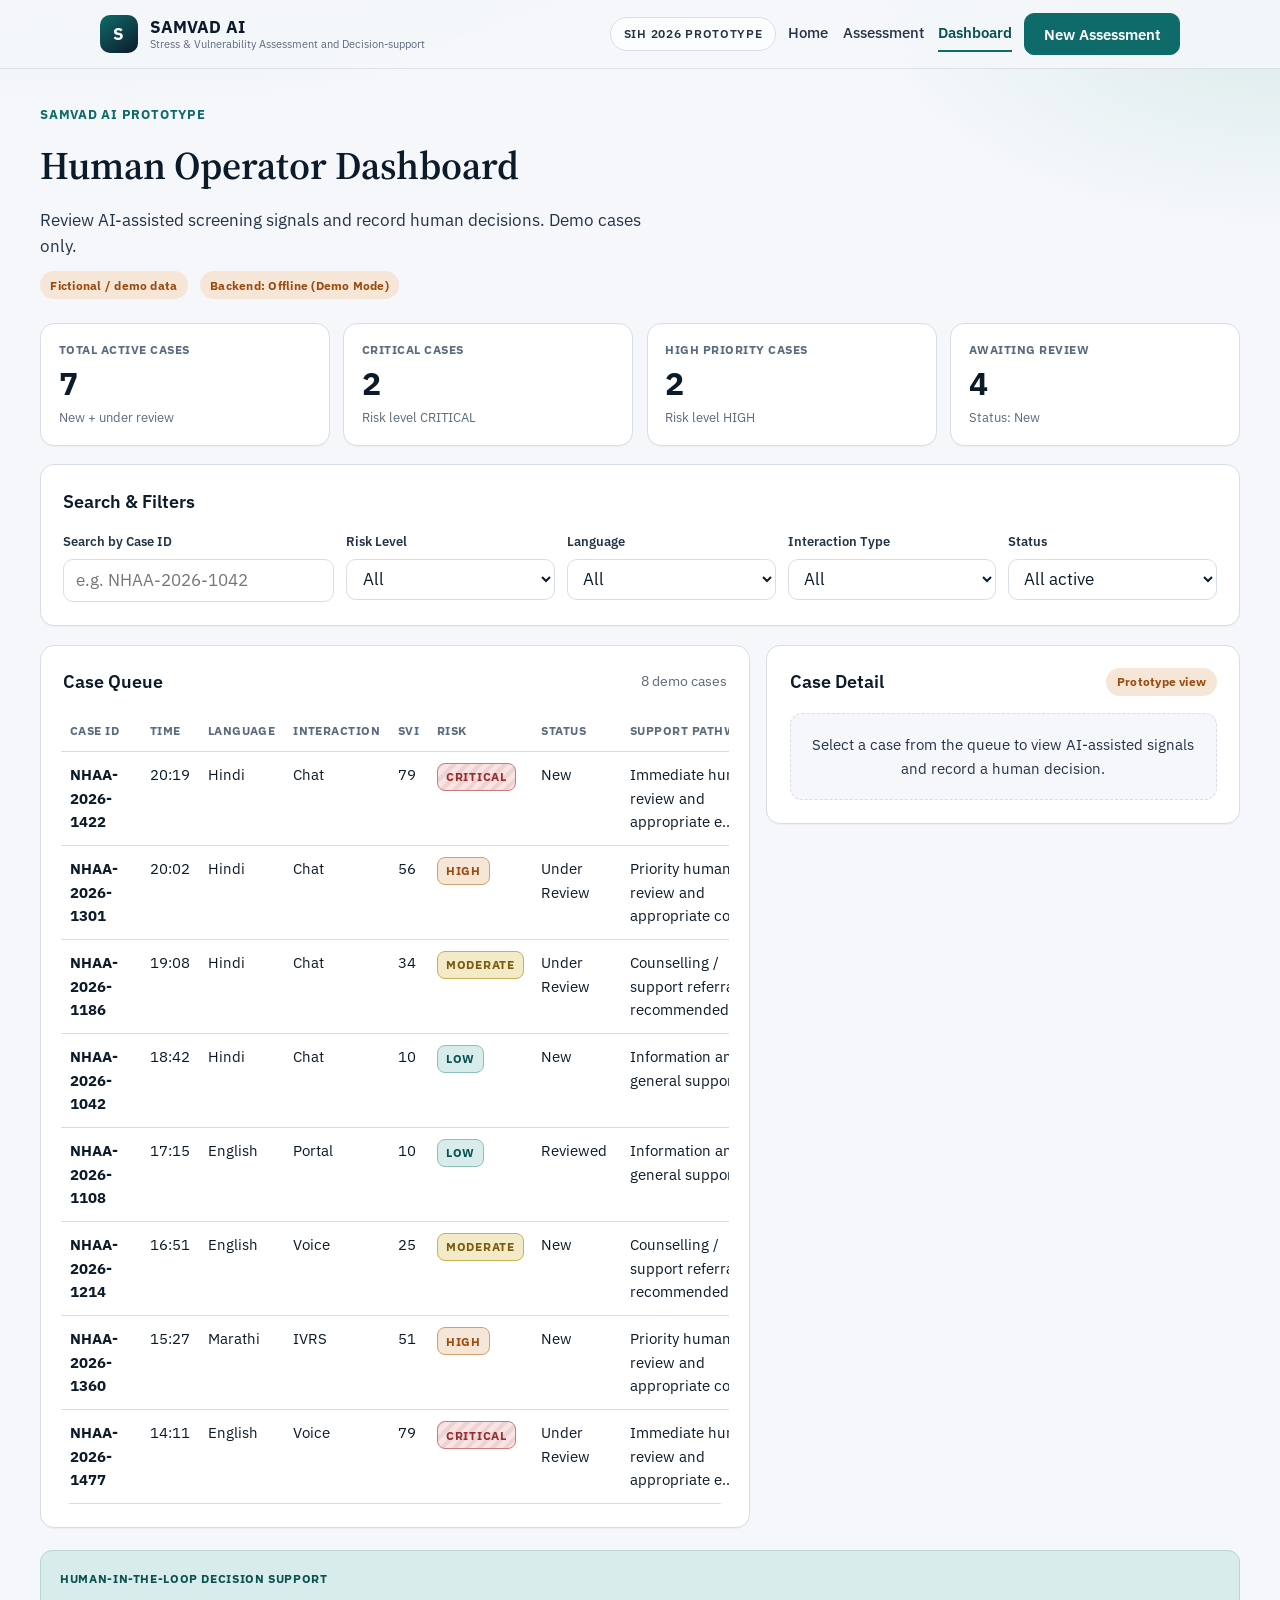
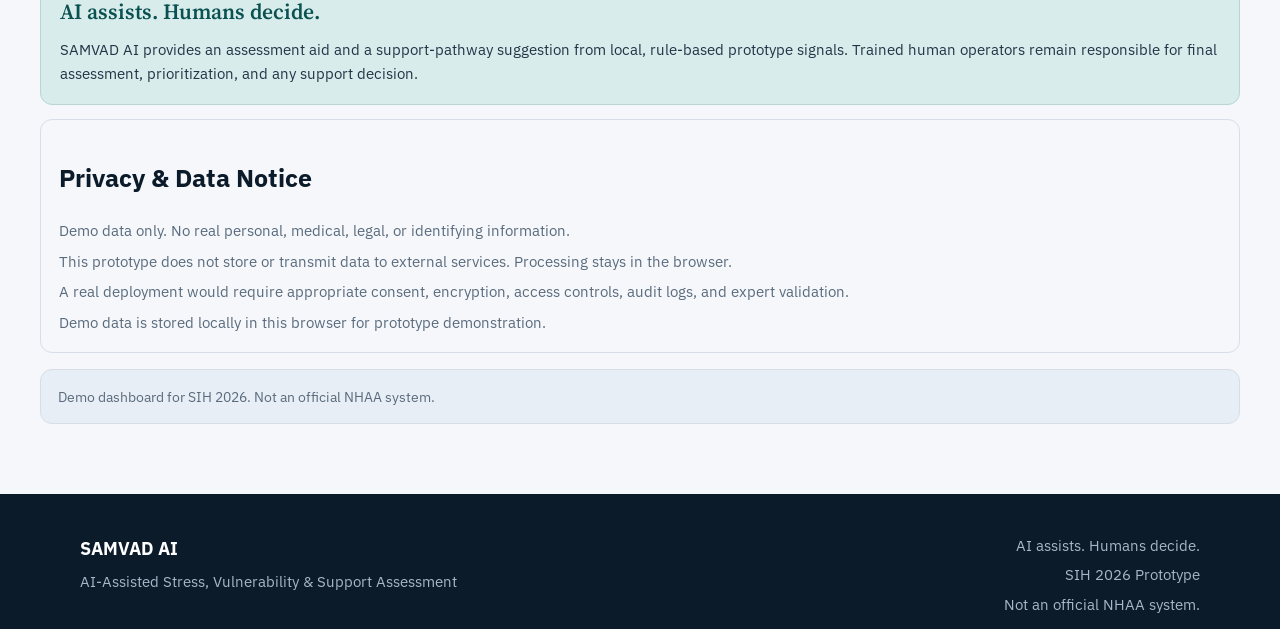
<file: pages/dashboard.html>
<!DOCTYPE html>
<html lang="en">
<head>
  <meta charset="UTF-8">
  <meta name="viewport" content="width=device-width, initial-scale=1.0">
  <title>SAMVAD AI Prototype | Operator Dashboard</title>
  <link rel="stylesheet" href="../main.css">
  <meta http-equiv="refresh" content="0; url=../dashboard.html">
</head>
<body>
  <main class="section">
    <div class="section-inner">
      <p>The operator dashboard is available at the prototype root.</p>
      <p><a class="btn btn-primary" href="../dashboard.html">Open Human Operator Dashboard</a></p>
    </div>
  </main>
</body>
</html>
</file>
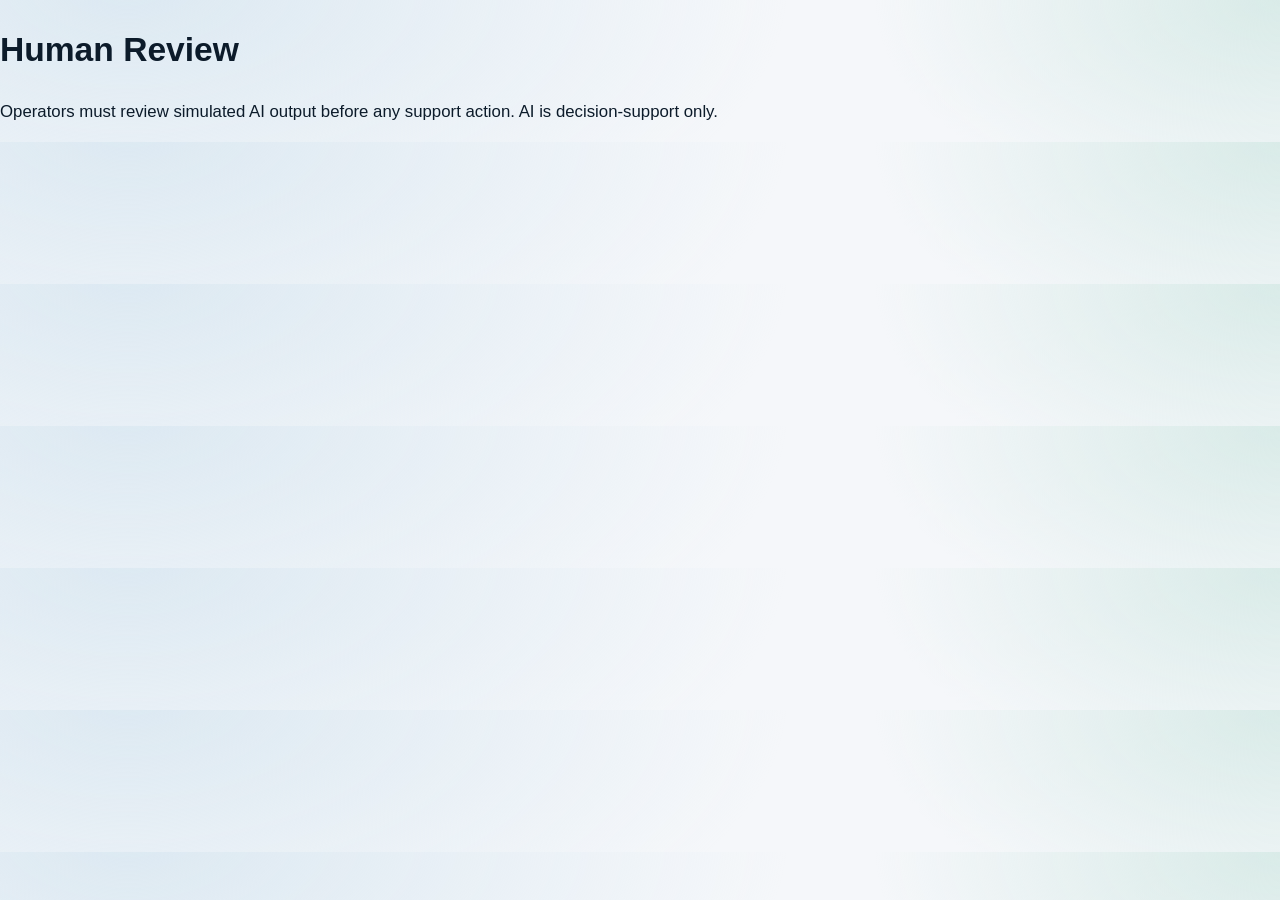
<file: pages/human-review.html>
<!DOCTYPE html>
<html lang="en">
<head>
  <meta charset="UTF-8">
  <meta name="viewport" content="width=device-width, initial-scale=1.0">
  <title>SAMVAD AI Prototype | Human Review</title>
  <link rel="stylesheet" href="../main.css">
</head>
<body>
  <!-- Human Review: operator confirms, edits, or overrides AI suggestions -->
  <main id="human-review">
    <h1>Human Review</h1>
    <p>
      Operators must review simulated AI output before any support action.
      AI is decision-support only.
    </p>
    <!-- Accept / adjust / escalate controls will go here -->
  </main>
  <script src="../demo-data.js"></script>
  <script src="../main.js"></script>
</body>
</html>
</file>
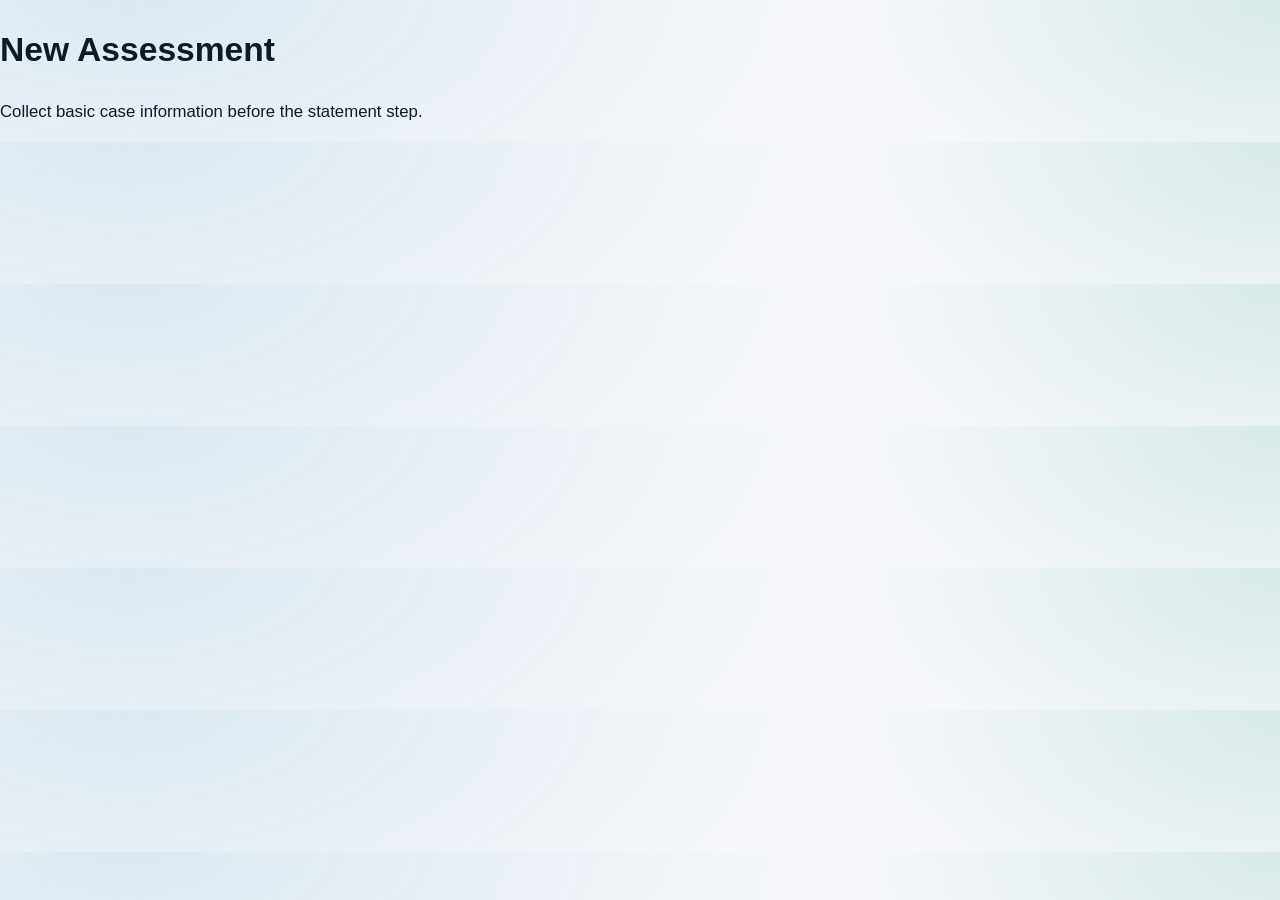
<file: pages/new-assessment.html>
<!DOCTYPE html>
<html lang="en">
<head>
  <meta charset="UTF-8">
  <meta name="viewport" content="width=device-width, initial-scale=1.0">
  <title>SAMVAD AI Prototype | New Assessment</title>
  <link rel="stylesheet" href="../main.css">
</head>
<body>
  <!-- New Assessment: start a case with basic complainant details (demo only) -->
  <main id="new-assessment">
    <h1>New Assessment</h1>
    <p>Collect basic case information before the statement step.</p>
    <!-- Form fields (fictional/demo) will go here -->
  </main>
  <script src="../demo-data.js"></script>
  <script src="../main.js"></script>
</body>
</html>
</file>
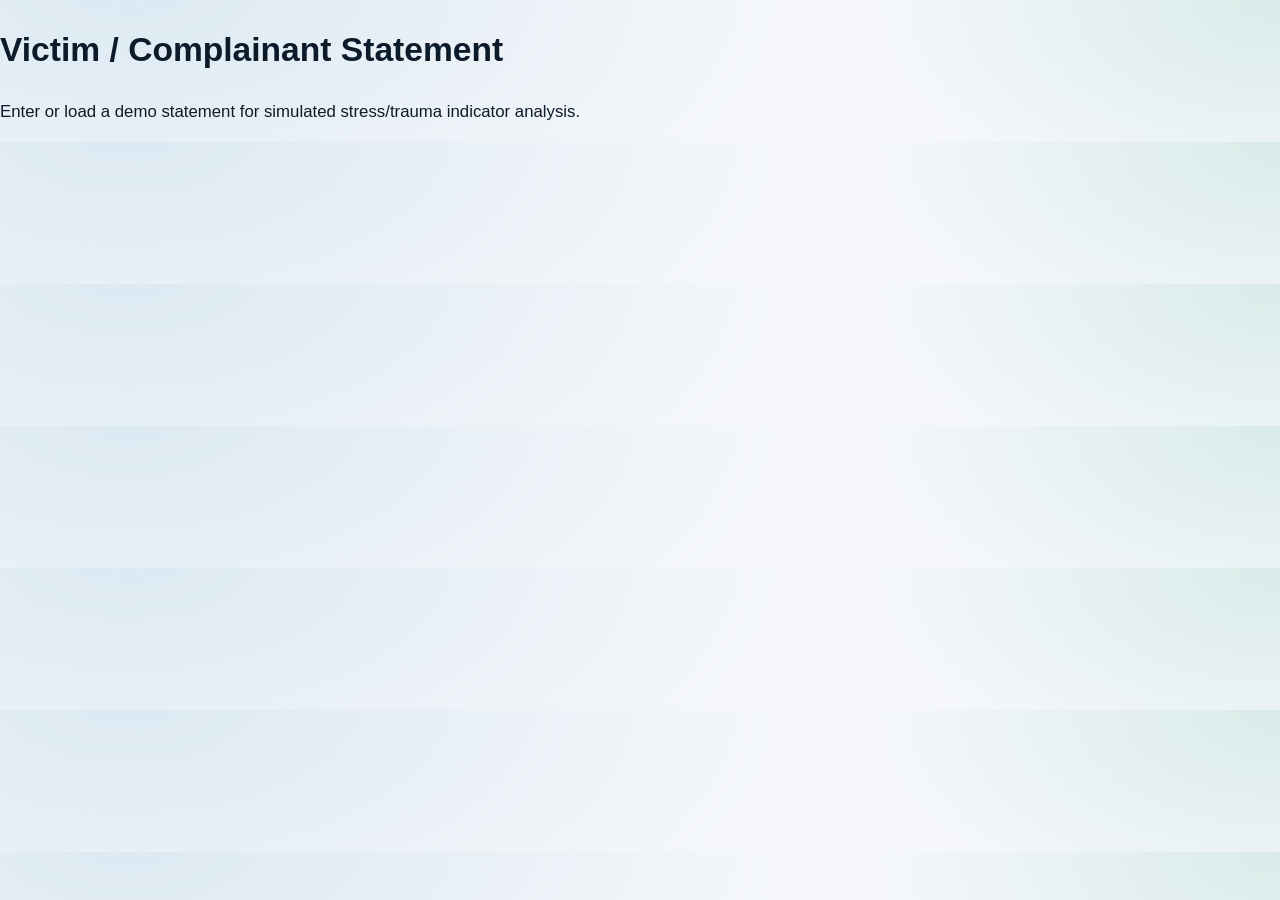
<file: pages/statement.html>
<!DOCTYPE html>
<html lang="en">
<head>
  <meta charset="UTF-8">
  <meta name="viewport" content="width=device-width, initial-scale=1.0">
  <title>SAMVAD AI Prototype | Statement</title>
  <link rel="stylesheet" href="../main.css">
</head>
<body>
  <!-- Victim/Complainant Statement: text input used by simulated AI analysis -->
  <main id="statement">
    <h1>Victim / Complainant Statement</h1>
    <p>Enter or load a demo statement for simulated stress/trauma indicator analysis.</p>
    <!-- Statement textarea + demo sample loader will go here -->
  </main>
  <script src="../demo-data.js"></script>
  <script src="../simulate-ai.js"></script>
  <script src="../main.js"></script>
</body>
</html>
</file>
<file: main.css>
/* SAMVAD AI — landing page & shared prototype styles */

:root {
  --ink: #0c1b2a;
  --ink-soft: #243447;
  --muted: #5a6b7d;
  --line: #d7dee8;
  --paper: #f5f7fa;
  --paper-deep: #e8eef5;
  --surface: #ffffff;
  --teal: #0f6b6a;
  --teal-deep: #0a5251;
  --teal-soft: #d8eceb;
  --amber: #9a4d0f;
  --amber-soft: #f6e6d8;
  --risk: #9b2c2c;
  --risk-soft: #f8e4e4;
  --shadow: 0 12px 40px rgba(12, 27, 42, 0.08);
  --radius: 14px;
  --header-h: 4.25rem;
  --font-sans: "IBM Plex Sans", "Segoe UI", sans-serif;
  --font-display: "Source Serif 4", Georgia, serif;
  --ease: cubic-bezier(0.22, 1, 0.36, 1);
}

*,
*::before,
*::after {
  box-sizing: border-box;
}

html {
  scroll-behavior: smooth;
}

@media (prefers-reduced-motion: reduce) {
  html {
    scroll-behavior: auto;
  }

  *,
  *::before,
  *::after {
    animation-duration: 0.01ms !important;
    animation-iteration-count: 1 !important;
    transition-duration: 0.01ms !important;
  }
}

body {
  margin: 0;
  font-family: var(--font-sans);
  font-size: 1.05rem;
  line-height: 1.6;
  color: var(--ink);
  background:
    radial-gradient(1200px 600px at 10% -10%, #dce9f2 0%, transparent 55%),
    radial-gradient(900px 500px at 100% 0%, #d9ebe8 0%, transparent 45%),
    var(--paper);
}

img {
  max-width: 100%;
  display: block;
}

a {
  color: var(--teal-deep);
}

.skip-link {
  position: absolute;
  left: 1rem;
  top: -100px;
  z-index: 1000;
  background: var(--ink);
  color: #fff;
  padding: 0.6rem 1rem;
  border-radius: 8px;
}

.skip-link:focus {
  top: 1rem;
}

/* ---------- Header ---------- */

.site-header {
  position: sticky;
  top: 0;
  z-index: 100;
  background: rgba(245, 247, 250, 0.92);
  backdrop-filter: blur(10px);
  border-bottom: 1px solid rgba(215, 222, 232, 0.9);
}

.header-inner {
  max-width: 1120px;
  margin: 0 auto;
  min-height: var(--header-h);
  padding: 0.75rem 1.25rem;
  display: flex;
  align-items: center;
  justify-content: space-between;
  gap: 1rem;
}

.brand {
  display: flex;
  align-items: center;
  gap: 0.75rem;
  text-decoration: none;
  color: inherit;
  min-width: 0;
}

.brand-mark {
  flex-shrink: 0;
  width: 2.35rem;
  height: 2.35rem;
  border-radius: 10px;
  display: grid;
  place-items: center;
  font-weight: 700;
  font-size: 1.05rem;
  color: #fff;
  background: linear-gradient(145deg, var(--teal) 0%, var(--ink) 100%);
  letter-spacing: 0.02em;
}

.brand-text {
  display: flex;
  flex-direction: column;
  min-width: 0;
}

.brand-name {
  font-weight: 700;
  font-size: 1.05rem;
  letter-spacing: 0.01em;
  line-height: 1.2;
}

.brand-meaning {
  font-size: 0.68rem;
  color: var(--muted);
  line-height: 1.3;
  white-space: nowrap;
  overflow: hidden;
  text-overflow: ellipsis;
  max-width: 18rem;
}

.nav-toggle {
  display: none;
  width: 2.75rem;
  height: 2.75rem;
  border: 1px solid var(--line);
  border-radius: 10px;
  background: var(--surface);
  cursor: pointer;
  flex-direction: column;
  align-items: center;
  justify-content: center;
  gap: 5px;
  padding: 0;
}

.nav-toggle-bar {
  display: block;
  width: 1.15rem;
  height: 2px;
  background: var(--ink);
  border-radius: 2px;
  transition: transform 0.25s var(--ease), opacity 0.2s ease;
}

.site-header.is-open .nav-toggle-bar:nth-child(1) {
  transform: translateY(7px) rotate(45deg);
}

.site-header.is-open .nav-toggle-bar:nth-child(2) {
  opacity: 0;
}

.site-header.is-open .nav-toggle-bar:nth-child(3) {
  transform: translateY(-7px) rotate(-45deg);
}

.site-nav {
  display: flex;
  align-items: center;
  gap: 1.5rem;
}

.nav-list {
  display: flex;
  align-items: center;
  gap: 0.25rem 1.15rem;
  list-style: none;
  margin: 0;
  padding: 0;
}

.nav-list a {
  text-decoration: none;
  color: var(--ink-soft);
  font-weight: 500;
  font-size: 0.95rem;
  padding: 0.35rem 0;
  border-bottom: 2px solid transparent;
  transition: color 0.2s ease, border-color 0.2s ease;
}

.nav-list a:hover,
.nav-list a:focus-visible {
  color: var(--teal-deep);
  border-bottom-color: var(--teal);
  outline: none;
}

.nav-list a[aria-current="page"] {
  color: var(--teal-deep);
  border-bottom-color: var(--teal);
  font-weight: 600;
}

/* ---------- Buttons ---------- */

.btn {
  display: inline-flex;
  align-items: center;
  justify-content: center;
  gap: 0.4rem;
  text-decoration: none;
  font-family: inherit;
  font-weight: 600;
  font-size: 0.95rem;
  line-height: 1.2;
  border-radius: 10px;
  padding: 0.7rem 1.15rem;
  border: 1px solid transparent;
  cursor: pointer;
  transition: background 0.2s ease, color 0.2s ease, border-color 0.2s ease, transform 0.2s var(--ease);
}

.btn:focus-visible {
  outline: 3px solid rgba(15, 107, 106, 0.35);
  outline-offset: 2px;
}

.btn:active:not(:disabled) {
  transform: translateY(1px);
}

.btn-primary {
  background: var(--teal);
  color: #fff;
  border-color: var(--teal);
}

.btn-primary:hover {
  background: var(--teal-deep);
  border-color: var(--teal-deep);
}

.btn-secondary {
  background: transparent;
  color: var(--ink);
  border-color: var(--line);
}

.btn-secondary:hover {
  background: var(--surface);
  border-color: var(--muted);
}

.btn-lg {
  padding: 0.9rem 1.4rem;
  font-size: 1rem;
}

.btn-header {
  white-space: nowrap;
}

/* ---------- Sections ---------- */

.section {
  padding: 4.5rem 1.25rem;
}

.section-inner {
  max-width: 1120px;
  margin: 0 auto;
}

.section-header {
  max-width: 40rem;
  margin-bottom: 2.5rem;
}

.section-header h2 {
  font-family: var(--font-display);
  font-size: clamp(1.75rem, 3vw, 2.35rem);
  font-weight: 600;
  line-height: 1.2;
  margin: 0 0 0.75rem;
  color: var(--ink);
}

.section-lead {
  margin: 0;
  color: var(--muted);
  font-size: 1.05rem;
}

/* ---------- Hero ---------- */

.hero {
  position: relative;
  padding: 4rem 1.25rem 4.5rem;
  overflow: hidden;
}

.hero::before {
  content: "";
  position: absolute;
  inset: 0;
  background:
    linear-gradient(180deg, rgba(245, 247, 250, 0.2) 0%, rgba(245, 247, 250, 0.95) 100%),
    linear-gradient(120deg, #0c1b2a 0%, #0f6b6a 48%, #1a3a55 100%);
  opacity: 0.09;
  pointer-events: none;
}

.hero-inner {
  position: relative;
  max-width: 1120px;
  margin: 0 auto;
  animation: rise 0.7s var(--ease) both;
}

.hero-badge {
  display: inline-block;
  margin: 0 0 1.25rem;
  padding: 0.4rem 0.8rem;
  border-radius: 999px;
  border: 1px solid var(--line);
  background: rgba(255, 255, 255, 0.75);
  color: var(--ink-soft);
  font-size: 0.75rem;
  font-weight: 600;
  letter-spacing: 0.06em;
  text-transform: uppercase;
}

.hero h1 {
  font-family: var(--font-display);
  font-size: clamp(2.4rem, 6vw, 4rem);
  font-weight: 600;
  line-height: 1.1;
  letter-spacing: -0.02em;
  margin: 0 0 1.1rem;
  max-width: 14ch;
  color: var(--ink);
}

.hero-sub {
  margin: 0 0 1.75rem;
  max-width: 38rem;
  font-size: clamp(1.05rem, 2vw, 1.2rem);
  color: var(--ink-soft);
}

.hero-actions {
  display: flex;
  flex-wrap: wrap;
  gap: 0.75rem;
  margin-bottom: 1.5rem;
}

.hero-disclaimer {
  margin: 0 0 1rem;
  max-width: 36rem;
  font-size: 0.9rem;
  color: var(--muted);
  border-left: 3px solid var(--teal);
  padding-left: 0.9rem;
}

.hero-tagline {
  margin: 0;
  font-family: var(--font-display);
  font-style: italic;
  font-size: 1.05rem;
  color: var(--teal-deep);
}

@keyframes rise {
  from {
    opacity: 0;
    transform: translateY(14px);
  }
  to {
    opacity: 1;
    transform: translateY(0);
  }
}

/* ---------- How it works ---------- */

.how {
  background: var(--surface);
  border-block: 1px solid var(--line);
}

.steps {
  list-style: none;
  margin: 0;
  padding: 0;
  display: grid;
  grid-template-columns: repeat(3, 1fr);
  gap: 1.25rem;
}

.step {
  padding: 1.5rem;
  border: 1px solid var(--line);
  border-radius: var(--radius);
  background: linear-gradient(180deg, #fff 0%, var(--paper) 100%);
  transition: transform 0.25s var(--ease), box-shadow 0.25s var(--ease);
}

.step:hover {
  transform: translateY(-3px);
  box-shadow: var(--shadow);
}

.step-num {
  display: block;
  font-weight: 700;
  font-size: 0.85rem;
  letter-spacing: 0.08em;
  color: var(--teal);
  margin-bottom: 0.85rem;
}

.step h3 {
  margin: 0 0 0.6rem;
  font-size: 1.25rem;
  letter-spacing: 0.04em;
  text-transform: uppercase;
}

.step p {
  margin: 0;
  color: var(--muted);
  font-size: 0.98rem;
}

.how-principle {
  margin: 2.5rem 0 0;
  text-align: center;
  font-family: var(--font-display);
  font-size: clamp(1.35rem, 2.5vw, 1.75rem);
  font-weight: 600;
  color: var(--ink);
}

/* ---------- Features ---------- */

.feature-grid {
  list-style: none;
  margin: 0;
  padding: 0;
  display: grid;
  grid-template-columns: repeat(3, 1fr);
  gap: 1.15rem;
}

.feature-card {
  background: var(--surface);
  border: 1px solid var(--line);
  border-radius: var(--radius);
  padding: 1.4rem 1.35rem;
  box-shadow: 0 1px 0 rgba(12, 27, 42, 0.03);
  transition: border-color 0.2s ease, box-shadow 0.25s var(--ease);
}

.feature-card:hover {
  border-color: #b7cdd0;
  box-shadow: var(--shadow);
}

.feature-card h3 {
  margin: 0 0 0.55rem;
  font-size: 1.08rem;
}

.feature-card p {
  margin: 0;
  color: var(--muted);
  font-size: 0.96rem;
}

/* ---------- Preview ---------- */

.preview {
  background:
    linear-gradient(180deg, rgba(15, 107, 106, 0.05), transparent 40%),
    var(--paper-deep);
}

.preview-label {
  display: inline-block;
  margin: 0 0 0.75rem;
  padding: 0.3rem 0.7rem;
  border-radius: 999px;
  background: var(--teal-soft);
  color: var(--teal-deep);
  font-size: 0.78rem;
  font-weight: 700;
  letter-spacing: 0.05em;
  text-transform: uppercase;
}

.preview-panel {
  background: var(--surface);
  border: 1px solid var(--line);
  border-radius: 18px;
  padding: 1.5rem;
  box-shadow: var(--shadow);
  animation: rise 0.8s var(--ease) 0.1s both;
}

.preview-top {
  display: grid;
  grid-template-columns: 1.4fr 1fr;
  gap: 1rem;
  margin-bottom: 1.25rem;
}

.preview-metric {
  padding: 1.15rem 1.25rem;
  border-radius: 12px;
  background: var(--paper);
  border: 1px solid var(--line);
}

.preview-metric-label {
  display: block;
  font-size: 0.85rem;
  font-weight: 500;
  color: var(--muted);
  margin-bottom: 0.45rem;
}

.preview-metric-value {
  font-size: 1.85rem;
  font-weight: 500;
  color: var(--ink);
  font-variant-numeric: tabular-nums;
}

.preview-metric-value strong {
  font-size: 2.35rem;
  font-weight: 700;
  color: var(--teal-deep);
}

.preview-risk {
  display: flex;
  flex-direction: column;
  justify-content: center;
}

.risk-badge {
  display: inline-flex;
  align-self: flex-start;
  padding: 0.45rem 0.9rem;
  border-radius: 8px;
  background: var(--risk-soft);
  color: var(--risk);
  font-weight: 700;
  letter-spacing: 0.08em;
  font-size: 0.95rem;
}

.preview-columns {
  display: grid;
  grid-template-columns: 1fr 1fr;
  gap: 1rem;
}

.preview-block {
  padding: 1.15rem 1.25rem;
  border-radius: 12px;
  border: 1px solid var(--line);
  background: linear-gradient(180deg, #fff, #f8fafc);
}

.preview-block h3 {
  margin: 0 0 0.75rem;
  font-size: 1rem;
}

.preview-block ul {
  margin: 0;
  padding-left: 1.15rem;
  color: var(--ink-soft);
}

.preview-block li + li {
  margin-top: 0.4rem;
}

.preview-footnote {
  margin: 1.15rem 0 0;
  font-size: 0.88rem;
  color: var(--muted);
}

/* ---------- Privacy ---------- */

.privacy {
  background: var(--surface);
  border-block: 1px solid var(--line);
}

.privacy-grid {
  list-style: none;
  margin: 0;
  padding: 0;
  display: grid;
  grid-template-columns: repeat(3, 1fr);
  gap: 0.9rem;
}

.privacy-grid li {
  padding: 1rem 1.1rem;
  border-radius: 12px;
  border: 1px solid var(--line);
  background: var(--paper);
  font-weight: 600;
  color: var(--ink-soft);
  text-align: center;
}

/* ---------- About ---------- */

.about-inner {
  max-width: 44rem;
}

.about h2 {
  font-family: var(--font-display);
  font-size: clamp(1.75rem, 3vw, 2.2rem);
  margin: 0 0 1rem;
}

.about p {
  margin: 0 0 1rem;
  color: var(--ink-soft);
}

.about-note {
  padding: 1rem 1.15rem;
  border-radius: 12px;
  background: var(--amber-soft);
  border: 1px solid #e7d0b8;
  color: var(--amber);
}

.about-note strong {
  color: var(--ink);
}

/* ---------- Footer ---------- */

.site-footer {
  background: var(--ink);
  color: #d5dde8;
  padding: 2.5rem 1.25rem;
}

.footer-inner {
  max-width: 1120px;
  margin: 0 auto;
  display: flex;
  flex-wrap: wrap;
  justify-content: space-between;
  gap: 1.5rem;
}

.footer-name {
  margin: 0 0 0.35rem;
  font-weight: 700;
  font-size: 1.15rem;
  color: #fff;
}

.footer-subtitle {
  margin: 0;
  max-width: 28rem;
  color: #a8b6c7;
  font-size: 0.95rem;
}

.footer-meta {
  text-align: right;
}

.footer-meta p {
  margin: 0;
  font-size: 0.92rem;
  color: #a8b6c7;
}

.footer-meta p + p {
  margin-top: 0.35rem;
}

/* ---------- Responsive ---------- */

@media (max-width: 900px) {
  .steps,
  .feature-grid,
  .privacy-grid,
  .preview-columns,
  .preview-top {
    grid-template-columns: 1fr 1fr;
  }
}

@media (max-width: 768px) {
  .brand-meaning {
    display: none;
  }

  .nav-toggle {
    display: inline-flex;
  }

  .site-nav {
    position: absolute;
    left: 0;
    right: 0;
    top: 100%;
    display: none;
    flex-direction: column;
    align-items: stretch;
    gap: 0.75rem;
    padding: 1rem 1.25rem 1.25rem;
    background: rgba(245, 247, 250, 0.98);
    border-bottom: 1px solid var(--line);
    box-shadow: 0 16px 30px rgba(12, 27, 42, 0.08);
  }

  .site-header.is-open .site-nav {
    display: flex;
  }

  .nav-list {
    flex-direction: column;
    align-items: stretch;
    gap: 0.15rem;
  }

  .nav-list a {
    display: block;
    padding: 0.75rem 0.25rem;
    border-bottom: 1px solid var(--line);
  }

  .btn-header {
    width: 100%;
  }

  .hero {
    padding-top: 2.75rem;
  }

  .hero-actions {
    flex-direction: column;
  }

  .hero-actions .btn {
    width: 100%;
  }

  .steps,
  .feature-grid,
  .privacy-grid,
  .preview-columns,
  .preview-top {
    grid-template-columns: 1fr;
  }

  .footer-inner,
  .footer-meta {
    text-align: left;
  }
}

@media (max-width: 480px) {
  .section {
    padding: 3.25rem 1rem;
  }

  .preview-panel {
    padding: 1rem;
  }
}

/* ---------- Shared form / button disabled ---------- */

.btn:disabled,
.btn[aria-disabled="true"] {
  opacity: 0.55;
  cursor: not-allowed;
  transform: none;
  box-shadow: none;
}

.visually-hidden {
  position: absolute;
  width: 1px;
  height: 1px;
  padding: 0;
  margin: -1px;
  overflow: hidden;
  clip: rect(0, 0, 0, 0);
  white-space: nowrap;
  border: 0;
}

/* ---------- Assessment page ---------- */

.assessment-header .header-inner {
  gap: 1rem;
}

.assessment-header-actions {
  display: flex;
  align-items: center;
  gap: 0.75rem;
  flex-wrap: wrap;
  justify-content: flex-end;
}

.assessment-badge {
  margin: 0;
}

.assessment-main {
  padding: 2.5rem 1.25rem 3.5rem;
}

.assessment-wrap {
  max-width: 820px;
  margin: 0 auto;
}

.assessment-intro {
  margin-bottom: 1.75rem;
}

.assessment-kicker {
  margin: 0 0 0.55rem;
  font-size: 0.8rem;
  font-weight: 700;
  letter-spacing: 0.06em;
  text-transform: uppercase;
  color: var(--teal);
}

.assessment-intro h1 {
  font-family: var(--font-display);
  font-size: clamp(1.9rem, 4vw, 2.6rem);
  font-weight: 600;
  line-height: 1.15;
  margin: 0 0 0.7rem;
}

.assessment-sub {
  margin: 0 0 0.65rem;
  color: var(--ink-soft);
  max-width: 40rem;
}

.assessment-tagline {
  margin: 0;
  font-family: var(--font-display);
  font-style: italic;
  color: var(--teal-deep);
  font-size: 1rem;
}

.assessment-form {
  display: flex;
  flex-direction: column;
  gap: 1.15rem;
}

.panel {
  background: var(--surface);
  border: 1px solid var(--line);
  border-radius: var(--radius);
  padding: 1.35rem 1.4rem 1.45rem;
  box-shadow: 0 1px 0 rgba(12, 27, 42, 0.03);
}

.panel-header {
  display: flex;
  align-items: center;
  justify-content: space-between;
  gap: 0.75rem;
  flex-wrap: wrap;
  margin-bottom: 1rem;
}

.panel-header h2 {
  margin: 0;
  font-size: 1.15rem;
  font-weight: 600;
}

.demo-pill {
  display: inline-flex;
  align-items: center;
  padding: 0.28rem 0.65rem;
  border-radius: 999px;
  background: var(--amber-soft);
  color: var(--amber);
  font-size: 0.75rem;
  font-weight: 700;
  letter-spacing: 0.02em;
}

.meta-grid {
  margin: 0;
  display: grid;
  grid-template-columns: repeat(3, 1fr);
  gap: 0.85rem;
}

.meta-item {
  padding: 0.9rem 1rem;
  border-radius: 12px;
  background: var(--paper);
  border: 1px solid var(--line);
}

.meta-item dt {
  margin: 0 0 0.3rem;
  font-size: 0.8rem;
  font-weight: 600;
  color: var(--muted);
  text-transform: uppercase;
  letter-spacing: 0.04em;
}

.meta-item dd {
  margin: 0;
  font-weight: 600;
  color: var(--ink);
  font-variant-numeric: tabular-nums;
  word-break: break-word;
}

.status-pill {
  display: inline-flex;
  padding: 0.2rem 0.55rem;
  border-radius: 999px;
  background: var(--teal-soft);
  color: var(--teal-deep);
  font-size: 0.9rem;
  font-weight: 700;
}

.option-fieldset {
  margin: 0 0 1.1rem;
  padding: 0;
  border: 0;
  min-width: 0;
}

.option-fieldset:last-of-type {
  margin-bottom: 0;
}

.option-fieldset legend {
  padding: 0;
  margin-bottom: 0.65rem;
  font-weight: 600;
  font-size: 0.95rem;
  color: var(--ink-soft);
}

.option-row {
  display: flex;
  flex-wrap: wrap;
  gap: 0.55rem;
}

.option-chip {
  position: relative;
  cursor: pointer;
}

.option-chip input {
  position: absolute;
  opacity: 0;
  pointer-events: none;
}

.option-chip span {
  display: inline-flex;
  align-items: center;
  justify-content: center;
  min-height: 2.5rem;
  padding: 0.45rem 0.95rem;
  border-radius: 999px;
  border: 1px solid var(--line);
  background: var(--paper);
  color: var(--ink-soft);
  font-weight: 500;
  font-size: 0.92rem;
  transition: background 0.2s ease, border-color 0.2s ease, color 0.2s ease, box-shadow 0.2s ease;
}

.option-chip:hover span {
  border-color: #b7cdd0;
}

.option-chip input:focus-visible + span {
  outline: 3px solid rgba(15, 107, 106, 0.35);
  outline-offset: 2px;
}

.option-chip input:checked + span {
  background: var(--teal-soft);
  border-color: var(--teal);
  color: var(--teal-deep);
}

.field-hint,
.field-help {
  margin: 0.7rem 0 0;
  color: var(--muted);
  font-size: 0.92rem;
}

.field-help {
  margin: 0 0 0.85rem;
}

#statement-input {
  width: 100%;
  resize: vertical;
  min-height: 11rem;
  padding: 0.95rem 1rem;
  border: 1px solid var(--line);
  border-radius: 12px;
  background: #fff;
  color: var(--ink);
  font: inherit;
  line-height: 1.55;
  transition: border-color 0.2s ease, box-shadow 0.2s ease;
}

#statement-input:hover {
  border-color: #b7cdd0;
}

#statement-input:focus {
  outline: none;
  border-color: var(--teal);
  box-shadow: 0 0 0 3px rgba(15, 107, 106, 0.18);
}

.textarea-meta {
  display: flex;
  justify-content: flex-end;
  margin-top: 0.45rem;
  font-size: 0.85rem;
  color: var(--muted);
}

.textarea-meta .is-near-limit {
  color: var(--amber);
  font-weight: 600;
}

.voice-input {
  margin-top: 1.1rem;
  padding: 1rem 1.05rem 1.05rem;
  border: 1px solid var(--line);
  border-radius: 12px;
  background: var(--paper);
}

.voice-input-label {
  margin: 0 0 0.65rem;
  font-size: 0.85rem;
  font-weight: 700;
  letter-spacing: 0.04em;
  text-transform: uppercase;
  color: var(--muted);
}

.voice-controls {
  display: flex;
  flex-wrap: wrap;
  gap: 0.55rem;
}

.voice-controls .btn {
  display: inline-flex;
  align-items: center;
  gap: 0.45rem;
}

.voice-mic {
  display: inline-flex;
}

.voice-input.is-listening {
  border-color: var(--teal);
  background: var(--teal-soft);
}

.voice-input.is-listening .voice-status {
  font-weight: 600;
  color: var(--teal-deep);
}

.voice-status {
  margin: 0.65rem 0 0;
  min-height: 1.35em;
  font-size: 0.92rem;
  color: var(--ink-soft);
}

.voice-privacy {
  margin: 0.55rem 0 0;
  font-size: 0.85rem;
  color: var(--muted);
}

@media (max-width: 480px) {
  .voice-controls .btn {
    width: 100%;
    justify-content: center;
  }
}

.demo-scenarios {
  margin-top: 1.15rem;
  padding-top: 1.1rem;
  border-top: 1px solid var(--line);
}

.demo-scenarios-label {
  margin: 0 0 0.65rem;
  font-size: 0.85rem;
  font-weight: 700;
  letter-spacing: 0.04em;
  text-transform: uppercase;
  color: var(--muted);
}

.demo-scenario-row {
  display: flex;
  flex-wrap: wrap;
  gap: 0.55rem;
}

.btn-scenario {
  background: var(--surface);
  color: var(--ink-soft);
  border-color: var(--line);
  font-size: 0.88rem;
  padding: 0.55rem 0.9rem;
}

.btn-scenario:hover {
  background: var(--paper);
  border-color: #b7cdd0;
  color: var(--ink);
}

.btn-scenario.is-active {
  background: var(--teal-soft);
  border-color: var(--teal);
  color: var(--teal-deep);
}

.consent-check {
  display: flex;
  align-items: flex-start;
  gap: 0.7rem;
  cursor: pointer;
  font-weight: 500;
  color: var(--ink);
}

.consent-check input {
  width: 1.15rem;
  height: 1.15rem;
  margin-top: 0.2rem;
  flex-shrink: 0;
  accent-color: var(--teal);
}

.consent-check input:focus-visible {
  outline: 3px solid rgba(15, 107, 106, 0.35);
  outline-offset: 2px;
}

.consent-note {
  margin: 0.9rem 0 0;
  font-size: 0.9rem;
  color: var(--muted);
  border-left: 3px solid var(--teal);
  padding-left: 0.85rem;
}

.assessment-actions {
  display: flex;
  justify-content: stretch;
}

.btn-analyze {
  width: 100%;
  min-height: 3.1rem;
  letter-spacing: 0.01em;
}

.btn-analyze:not(:disabled) {
  box-shadow: 0 8px 22px rgba(15, 107, 106, 0.2);
}

.btn-analyze:not(:disabled):hover {
  transform: translateY(-1px);
}

.analyze-hint {
  margin: 0.65rem 0 0;
  text-align: center;
}

.analysis-feedback {
  border: 1px solid var(--line);
  border-radius: var(--radius);
  background: var(--surface);
  padding: 1.25rem 1.35rem;
}

.analysis-loading {
  display: flex;
  align-items: center;
  gap: 0.85rem;
}

.analysis-loading p {
  margin: 0;
  font-weight: 600;
  color: var(--ink-soft);
}

.spinner {
  width: 1.35rem;
  height: 1.35rem;
  border-radius: 50%;
  border: 2.5px solid var(--teal-soft);
  border-top-color: var(--teal);
  animation: spin 0.8s linear infinite;
  flex-shrink: 0;
}

@keyframes spin {
  to {
    transform: rotate(360deg);
  }
}

.form-error {
  margin: 0;
  padding: 0.85rem 1rem;
  border-radius: 10px;
  background: var(--risk-soft);
  border: 1px solid #e5bcbc;
  color: var(--risk);
  font-weight: 600;
  font-size: 0.95rem;
}

.status-pill.status-analyzed {
  background: #e7eef8;
  color: #1f4b7a;
}

/* ---------- Assessment results (Step 5 report UI) ---------- */

.assessment-result {
  margin-top: 1.5rem;
  padding: 1.6rem 1.45rem 1.7rem;
  border: 1px solid var(--line);
  border-radius: 18px;
  background: var(--surface);
  box-shadow: var(--shadow);
  animation: rise 0.45s var(--ease) both;
}

.result-header {
  margin-bottom: 1.2rem;
  padding-bottom: 1rem;
  border-bottom: 1px solid var(--line);
}

.result-header-top {
  display: flex;
  align-items: center;
  justify-content: space-between;
  gap: 0.75rem;
  flex-wrap: wrap;
  margin-bottom: 0.85rem;
}

.result-header h2 {
  margin: 0;
  font-family: var(--font-display);
  font-size: clamp(1.45rem, 3vw, 1.85rem);
}

.result-meta {
  margin: 0;
  display: grid;
  grid-template-columns: 1fr 1.4fr;
  gap: 0.75rem;
}

.result-meta dt {
  margin: 0 0 0.2rem;
  font-size: 0.75rem;
  font-weight: 700;
  letter-spacing: 0.04em;
  text-transform: uppercase;
  color: var(--muted);
}

.result-meta dd {
  margin: 0;
  font-weight: 600;
  color: var(--ink);
}

.result-official-note {
  margin: 0.85rem 0 0;
  font-size: 0.88rem;
  color: var(--muted);
}

.safety-alert {
  margin-bottom: 1.15rem;
  padding: 1.05rem 1.15rem;
  border-radius: 12px;
  border: 1px solid #d9b58a;
  background: var(--amber-soft);
  color: var(--ink);
}

.safety-alert-title {
  margin: 0 0 0.35rem;
  font-weight: 700;
  color: var(--amber);
  font-size: 1.05rem;
}

.safety-alert p {
  margin: 0;
  color: var(--ink-soft);
  font-size: 0.95rem;
}

.safety-alert-hitl {
  margin-top: 0.55rem !important;
  font-family: var(--font-display);
  font-weight: 600;
  color: var(--ink) !important;
}

.svi-hero {
  display: grid;
  grid-template-columns: 1.4fr auto;
  gap: 1.25rem;
  align-items: center;
  margin-bottom: 1.35rem;
  padding: 1.25rem 1.3rem;
  border-radius: 16px;
  border: 1px solid var(--line);
  background: var(--paper);
}

.svi-hero.risk-low {
  background: linear-gradient(135deg, #f3faf9 0%, var(--paper) 55%);
  border-color: #c5ddd9;
}

.svi-hero.risk-moderate {
  background: linear-gradient(135deg, #fbf8ee 0%, var(--paper) 55%);
  border-color: #e2d7b0;
}

.svi-hero.risk-high {
  background: linear-gradient(135deg, #faf3eb 0%, var(--paper) 55%);
  border-color: #e2c9ae;
}

.svi-hero.risk-critical {
  background: linear-gradient(135deg, #faf0f0 0%, var(--paper) 55%);
  border-color: #e0bcbc;
}

.svi-hero-copy h3 {
  margin: 0 0 0.45rem;
  font-size: 1.02rem;
  font-weight: 600;
  color: var(--ink-soft);
}

.svi-hero-score {
  margin: 0 0 0.85rem;
  font-size: 1.6rem;
  font-variant-numeric: tabular-nums;
  color: var(--ink);
}

.svi-hero-score strong {
  font-size: clamp(2.4rem, 5vw, 3.1rem);
  font-weight: 700;
  color: var(--ink);
  line-height: 1;
}

.svi-hero-risk-wrap {
  margin: 0 0 0.75rem;
  display: flex;
  flex-direction: column;
  align-items: flex-start;
  gap: 0.35rem;
}

.result-label {
  display: block;
  font-size: 0.75rem;
  font-weight: 700;
  letter-spacing: 0.04em;
  text-transform: uppercase;
  color: var(--muted);
}

.result-risk-badge {
  margin: 0;
  display: inline-flex;
  align-items: center;
  padding: 0.4rem 0.85rem;
  border-radius: 8px;
  font-weight: 700;
  letter-spacing: 0.06em;
  font-size: 0.95rem;
}

.risk-low {
  background: var(--teal-soft);
  color: var(--teal-deep);
}

.risk-moderate {
  background: #f3ebc8;
  color: #7a5b10;
}

.risk-high {
  background: var(--amber-soft);
  color: var(--amber);
}

.risk-critical {
  background: var(--risk-soft);
  color: var(--risk);
}

.risk-explanation {
  margin: 0;
  max-width: 34rem;
  color: var(--ink-soft);
  font-size: 0.95rem;
}

.svi-scale {
  margin: 0.7rem 0 0;
  font-size: 0.78rem;
  letter-spacing: 0.02em;
  color: var(--muted);
}

.svi-ring-wrap {
  position: relative;
  width: 132px;
  height: 132px;
  flex-shrink: 0;
}

.svi-ring {
  width: 100%;
  height: 100%;
  transform: rotate(-90deg);
}

.svi-ring-track,
.svi-ring-progress {
  fill: none;
  stroke-width: 10;
}

.svi-ring-track {
  stroke: #d9e2ec;
}

.svi-ring-progress {
  stroke: var(--teal);
  stroke-linecap: round;
  stroke-dasharray: 326.73;
  stroke-dashoffset: 326.73;
  transition: stroke-dashoffset 0.7s var(--ease), stroke 0.3s ease;
}

.svi-hero.risk-moderate .svi-ring-progress {
  stroke: #b08920;
}

.svi-hero.risk-high .svi-ring-progress {
  stroke: var(--amber);
}

.svi-hero.risk-critical .svi-ring-progress {
  stroke: var(--risk);
}

.svi-ring-label {
  position: absolute;
  inset: 0;
  display: flex;
  flex-direction: column;
  align-items: center;
  justify-content: center;
  pointer-events: none;
}

.svi-ring-label span {
  font-size: 1.55rem;
  font-weight: 700;
  line-height: 1;
  color: var(--ink);
  font-variant-numeric: tabular-nums;
}

.svi-ring-label small {
  margin-top: 0.2rem;
  font-size: 0.72rem;
  font-weight: 700;
  letter-spacing: 0.06em;
  color: var(--muted);
}

.result-section {
  margin-bottom: 1.2rem;
}

.result-section > h3 {
  margin: 0 0 0.85rem;
  font-size: 1.08rem;
}

.component-grid {
  display: grid;
  grid-template-columns: 1fr 1fr;
  gap: 0.9rem;
}

.component-card {
  padding: 1rem 1.05rem 1.1rem;
  border-radius: 12px;
  border: 1px solid var(--line);
  background: #fff;
}

.component-top {
  display: flex;
  align-items: baseline;
  justify-content: space-between;
  gap: 0.5rem;
  margin-bottom: 0.65rem;
}

.component-top h4 {
  margin: 0;
  font-size: 1rem;
}

.component-top p {
  margin: 0;
  font-weight: 700;
  font-variant-numeric: tabular-nums;
  color: var(--ink-soft);
}

.progress-track {
  height: 0.55rem;
  border-radius: 999px;
  background: #e4ebf3;
  overflow: hidden;
}

.progress-fill {
  height: 100%;
  width: 0;
  border-radius: inherit;
  background: var(--teal);
  transition: width 0.55s var(--ease);
}

.component-help {
  margin: 0.7rem 0 0;
  font-size: 0.88rem;
  color: var(--muted);
  line-height: 1.45;
}

.indicator-tags {
  list-style: none;
  margin: 0;
  padding: 0;
  display: flex;
  flex-wrap: wrap;
  gap: 0.55rem;
}

.indicator-tag {
  display: inline-flex;
  align-items: center;
  padding: 0.45rem 0.8rem;
  border-radius: 999px;
  border: 1px solid var(--line);
  background: var(--paper);
  color: var(--ink-soft);
  font-size: 0.9rem;
  font-weight: 500;
}

.support-section {
  padding: 1.1rem 1.15rem;
  border-radius: 12px;
  border: 1px solid var(--line);
  background: var(--paper);
}

.support-header {
  display: flex;
  align-items: center;
  justify-content: space-between;
  gap: 0.75rem;
  flex-wrap: wrap;
  margin-bottom: 0.65rem;
}

.support-header h3 {
  margin: 0;
}

.human-review-pill {
  display: inline-flex;
  padding: 0.28rem 0.65rem;
  border-radius: 999px;
  background: #e7eef8;
  color: #1f4b7a;
  font-size: 0.75rem;
  font-weight: 700;
  letter-spacing: 0.02em;
}

.support-text {
  margin: 0 0 0.55rem;
  font-size: 1.08rem;
  font-weight: 600;
  color: var(--ink);
}

.support-note {
  margin: 0;
  font-size: 0.88rem;
  color: var(--muted);
}

.explain-details {
  margin-bottom: 1.15rem;
  border: 1px solid var(--line);
  border-radius: 12px;
  background: #fff;
  overflow: hidden;
}

.explain-details summary {
  cursor: pointer;
  list-style: none;
  padding: 1rem 1.15rem;
  font-weight: 700;
  color: var(--ink);
}

.explain-details summary::-webkit-details-marker {
  display: none;
}

.explain-details summary::after {
  content: "Show";
  float: right;
  font-size: 0.82rem;
  font-weight: 600;
  color: var(--teal-deep);
}

.explain-details[open] summary::after {
  content: "Hide";
}

.explain-details summary:focus-visible {
  outline: 3px solid rgba(15, 107, 106, 0.35);
  outline-offset: -3px;
}

.explain-body {
  padding: 0 1.15rem 1.15rem;
  border-top: 1px solid var(--line);
}

.explain-lead {
  margin: 0.95rem 0 0.4rem;
  font-size: 0.78rem;
  font-weight: 700;
  letter-spacing: 0.04em;
  text-transform: uppercase;
  color: var(--muted);
}

.explain-body ul {
  margin: 0;
  padding-left: 1.15rem;
  color: var(--ink-soft);
}

.explain-body li + li {
  margin-top: 0.3rem;
}

.formula-block {
  margin: 0;
  padding: 0.85rem 0.95rem;
  border-radius: 10px;
  background: var(--paper);
  border: 1px solid var(--line);
  font-family: var(--font-sans);
  font-size: 0.92rem;
  line-height: 1.55;
  color: var(--ink-soft);
  white-space: pre-wrap;
}

.prototype-model-note {
  margin: 0.95rem 0 0;
  padding: 0.75rem 0.85rem;
  border-radius: 10px;
  background: #eef3f8;
  border: 1px dashed #b8c6d6;
  font-weight: 600;
  color: var(--ink-soft);
  font-size: 0.92rem;
}

.hitl-banner {
  margin-bottom: 0.9rem;
  padding: 1.15rem 1.2rem;
  border-radius: 12px;
  background: var(--teal-soft);
  border: 1px solid #b7d6d4;
}

.hitl-kicker {
  margin: 0 0 0.35rem;
  font-size: 0.78rem;
  font-weight: 700;
  letter-spacing: 0.05em;
  text-transform: uppercase;
  color: var(--teal-deep);
}

.hitl-principle {
  margin: 0 0 0.45rem;
  font-family: var(--font-display);
  font-size: 1.35rem;
  font-weight: 600;
  color: var(--teal-deep);
}

.hitl-banner > p:last-child {
  margin: 0;
  color: var(--ink-soft);
  font-size: 0.95rem;
}

.privacy-panel {
  margin-bottom: 1rem;
  padding: 1.05rem 1.15rem;
  border-radius: 12px;
  border: 1px solid var(--line);
  background: var(--paper);
}

.privacy-panel h3 {
  margin: 0 0 0.45rem;
  font-size: 1rem;
}

.privacy-panel p {
  margin: 0;
  color: var(--muted);
  font-size: 0.92rem;
}

.privacy-panel p + p {
  margin-top: 0.45rem;
}

.result-disclaimer {
  margin: 0 0 1.15rem;
  padding: 0.95rem 1.05rem;
  border-radius: 12px;
  background: var(--paper-deep);
  border: 1px solid var(--line);
  color: var(--muted);
  font-size: 0.9rem;
}

.result-actions {
  display: grid;
  grid-template-columns: repeat(2, 1fr);
  gap: 0.7rem;
}

.result-actions .btn {
  width: 100%;
  text-align: center;
}

.assessment-disclaimer {
  margin: 1.75rem 0 0;
  padding: 1rem 1.1rem;
  border-radius: 12px;
  background: var(--paper-deep);
  border: 1px solid var(--line);
  color: var(--muted);
  font-size: 0.92rem;
}

.assessment-footer {
  margin-top: auto;
}

@media (max-width: 768px) {
  .assessment-header-actions {
    width: auto;
  }

  .assessment-badge {
    display: none;
  }

  .meta-grid,
  .result-meta,
  .component-grid,
  .svi-hero {
    grid-template-columns: 1fr;
  }

  .demo-scenario-row .btn-scenario {
    flex: 1 1 calc(50% - 0.55rem);
    justify-content: center;
  }

  .svi-ring-wrap {
    margin: 0 auto;
  }

  .result-actions {
    grid-template-columns: 1fr;
  }
}

@media (max-width: 480px) {
  .assessment-main {
    padding: 1.75rem 1rem 2.75rem;
  }

  .panel {
    padding: 1.15rem 1.05rem 1.25rem;
  }

  .assessment-header-actions .btn-header {
    padding: 0.6rem 0.85rem;
    font-size: 0.88rem;
  }

  .demo-scenario-row .btn-scenario {
    flex: 1 1 100%;
  }

  .option-chip span {
    width: 100%;
  }

  .option-row {
    display: grid;
    grid-template-columns: 1fr 1fr;
  }

  .assessment-result {
    padding: 1.15rem 1rem 1.25rem;
  }
}

/* ---------- Operator dashboard ---------- */

.dashboard-main {
  padding: 2.25rem 1.25rem 3.25rem;
}

.dashboard-wrap {
  max-width: 1200px;
  margin: 0 auto;
}

.dashboard-intro {
  margin-bottom: 1.5rem;
}

.dashboard-intro h1 {
  font-family: var(--font-display);
  font-size: clamp(1.85rem, 3.5vw, 2.45rem);
  font-weight: 600;
  margin: 0 0 0.6rem;
}

.summary-grid {
  display: grid;
  grid-template-columns: repeat(4, 1fr);
  gap: 0.85rem;
  margin-bottom: 1.15rem;
}

.summary-card {
  background: var(--surface);
  border: 1px solid var(--line);
  border-radius: var(--radius);
  padding: 1rem 1.1rem 1.05rem;
  box-shadow: 0 1px 0 rgba(12, 27, 42, 0.03);
}

.summary-label {
  margin: 0 0 0.35rem;
  font-size: 0.78rem;
  font-weight: 700;
  letter-spacing: 0.04em;
  text-transform: uppercase;
  color: var(--muted);
}

.summary-value {
  margin: 0;
  font-size: 2rem;
  font-weight: 700;
  font-variant-numeric: tabular-nums;
  line-height: 1.1;
  color: var(--ink);
}

.summary-hint {
  margin: 0.35rem 0 0;
  font-size: 0.82rem;
  color: var(--muted);
}

.filter-grid {
  display: grid;
  grid-template-columns: 1.3fr repeat(4, 1fr);
  gap: 0.75rem;
}

.filter-field {
  display: flex;
  flex-direction: column;
  gap: 0.4rem;
  min-width: 0;
}

.filter-field span {
  font-size: 0.8rem;
  font-weight: 600;
  color: var(--ink-soft);
}

.filter-field input,
.filter-field select {
  width: 100%;
  min-height: 2.6rem;
  padding: 0.45rem 0.7rem;
  border: 1px solid var(--line);
  border-radius: 10px;
  background: #fff;
  color: var(--ink);
  font: inherit;
}

.filter-field input:focus,
.filter-field select:focus {
  outline: none;
  border-color: var(--teal);
  box-shadow: 0 0 0 3px rgba(15, 107, 106, 0.18);
}

.dashboard-layout {
  display: grid;
  grid-template-columns: minmax(0, 1.35fr) minmax(280px, 0.9fr);
  gap: 1rem;
  margin: 1.15rem 0 1.35rem;
  align-items: start;
}

.case-table-panel,
.case-detail-panel {
  min-width: 0;
}

.case-detail-panel {
  position: sticky;
  top: calc(var(--header-h) + 0.75rem);
}

.table-count {
  margin: 0;
  font-size: 0.85rem;
  color: var(--muted);
}

.table-scroll {
  overflow-x: auto;
  -webkit-overflow-scrolling: touch;
  border-radius: 10px;
  margin: 0 -0.15rem;
}

.case-table {
  width: 100%;
  min-width: 720px;
  border-collapse: collapse;
  font-size: 0.92rem;
}

.case-table th {
  text-align: left;
  font-size: 0.75rem;
  letter-spacing: 0.04em;
  text-transform: uppercase;
  color: var(--muted);
  padding: 0.55rem 0.55rem 0.65rem;
  border-bottom: 1px solid var(--line);
  white-space: nowrap;
}

.case-table td {
  padding: 0.7rem 0.55rem;
  border-bottom: 1px solid var(--line);
  vertical-align: top;
}

.case-table tbody tr {
  cursor: pointer;
}

.case-table tbody tr:hover {
  background: var(--paper);
}

.case-table tbody tr.is-selected {
  background: var(--teal-soft);
}

.case-table tbody tr:focus-visible {
  outline: 3px solid rgba(15, 107, 106, 0.35);
  outline-offset: -3px;
}

.case-table .result-risk-badge {
  font-size: 0.75rem;
  padding: 0.2rem 0.5rem;
}

.empty-queue,
.detail-empty {
  margin: 0.85rem 0 0;
  padding: 1.15rem 1rem;
  border-radius: 12px;
  background: var(--paper);
  border: 1px dashed var(--line);
  color: var(--ink-soft);
  text-align: center;
  font-size: 0.95rem;
}

.detail-empty {
  margin: 0;
}

.detail-meta {
  margin: 0 0 1rem;
  display: grid;
  grid-template-columns: 1fr 1fr;
  gap: 0.7rem;
}

.detail-meta dt {
  margin: 0 0 0.2rem;
  font-size: 0.75rem;
  font-weight: 700;
  letter-spacing: 0.04em;
  text-transform: uppercase;
  color: var(--muted);
}

.detail-meta dd {
  margin: 0;
  font-weight: 600;
}

.detail-block {
  margin-bottom: 1rem;
}

.detail-block h3 {
  margin: 0 0 0.5rem;
  font-size: 0.98rem;
}

.statement-excerpt {
  margin: 0;
  padding: 0.85rem 0.95rem;
  border-left: 3px solid var(--teal);
  background: var(--paper);
  border-radius: 0 10px 10px 0;
  color: var(--ink-soft);
  font-size: 0.95rem;
}

.detail-svi-row {
  display: flex;
  justify-content: space-between;
  gap: 1rem;
  align-items: flex-end;
  margin-bottom: 0.95rem;
}

.detail-svi {
  margin: 0;
  font-size: 1.15rem;
}

.detail-svi strong {
  font-size: 1.85rem;
  color: var(--teal-deep);
}

.mini-score-grid {
  display: grid;
  grid-template-columns: 1fr 1fr;
  gap: 0.65rem;
  margin-bottom: 1rem;
}

.mini-score-grid article {
  padding: 0.75rem 0.8rem;
  border: 1px solid var(--line);
  border-radius: 10px;
  background: #fff;
}

.mini-score-grid h4 {
  margin: 0 0 0.2rem;
  font-size: 0.85rem;
}

.mini-score-grid p {
  margin: 0 0 0.45rem;
  font-weight: 700;
  font-variant-numeric: tabular-nums;
  font-size: 0.92rem;
}

.action-grid {
  display: grid;
  gap: 0.5rem;
}

.archive-block .btn {
  display: inline-flex;
  align-items: center;
  gap: 0.45rem;
}

.archive-icon {
  display: inline-flex;
}

.modal {
  position: fixed;
  inset: 0;
  z-index: 200;
  display: flex;
  align-items: center;
  justify-content: center;
  padding: 1.25rem;
}

.modal[hidden] {
  display: none;
}

.modal-backdrop {
  position: absolute;
  inset: 0;
  background: rgba(12, 27, 42, 0.42);
}

.modal-card {
  position: relative;
  z-index: 1;
  width: min(28rem, 100%);
  background: var(--surface);
  border: 1px solid var(--line);
  border-radius: var(--radius);
  box-shadow: var(--shadow);
  padding: 1.35rem 1.4rem 1.4rem;
}

.modal-card h2 {
  margin: 0 0 0.55rem;
  font-family: var(--font-display);
  font-size: 1.35rem;
}

.modal-card p {
  margin: 0;
  color: var(--ink-soft);
}

.modal-actions {
  display: flex;
  justify-content: flex-end;
  flex-wrap: wrap;
  gap: 0.55rem;
  margin-top: 1.15rem;
}

.action-feedback {
  margin: 0.7rem 0 0;
  min-height: 1.3em;
  font-size: 0.9rem;
  color: var(--teal-deep);
  font-weight: 500;
}

.audit-timeline {
  margin: 0;
  padding-left: 1.15rem;
  color: var(--ink-soft);
}

.audit-timeline li + li {
  margin-top: 0.55rem;
}

.audit-note {
  display: block;
  font-size: 0.85rem;
  color: var(--muted);
  font-weight: 400;
}

.page-dashboard .hitl-banner h2.visually-hidden {
  position: absolute;
}

@media (max-width: 1024px) {
  .summary-grid,
  .filter-grid {
    grid-template-columns: 1fr 1fr;
  }

  .dashboard-layout {
    grid-template-columns: 1fr;
  }

  .case-detail-panel {
    position: static;
  }
}

@media (max-width: 640px) {
  .summary-grid,
  .filter-grid,
  .detail-meta,
  .mini-score-grid {
    grid-template-columns: 1fr;
  }

  .dashboard-main {
    padding: 1.6rem 1rem 2.5rem;
  }

  .page-dashboard .assessment-header-actions .btn-header {
    width: auto;
  }
}

/* ---------- Step 8.2 — shared polish ---------- */

html {
  overflow-x: clip;
}

a:focus-visible,
button:focus-visible,
input:focus-visible,
select:focus-visible,
textarea:focus-visible,
summary:focus-visible,
[tabindex]:focus-visible {
  outline: 3px solid rgba(15, 107, 106, 0.4);
  outline-offset: 2px;
}

.app-nav {
  display: flex;
  align-items: center;
  gap: 0.15rem 0.9rem;
  flex-wrap: wrap;
}

.app-nav a {
  text-decoration: none;
  color: var(--ink-soft);
  font-weight: 500;
  font-size: 0.92rem;
  padding: 0.3rem 0;
  border-bottom: 2px solid transparent;
  transition: color 0.2s ease, border-color 0.2s ease;
}

.app-nav a:hover,
.app-nav a:focus-visible {
  color: var(--teal-deep);
  border-bottom-color: var(--teal);
  outline: none;
}

.app-nav a[aria-current="page"] {
  color: var(--teal-deep);
  border-bottom-color: var(--teal);
  font-weight: 600;
}

.result-risk-badge {
  border: 1px solid transparent;
}

.result-risk-badge.risk-low {
  border-color: #8bbfb8;
}

.result-risk-badge.risk-moderate {
  border-color: #c9ae5a;
}

.result-risk-badge.risk-high {
  border-color: #d4a06a;
}

.result-risk-badge.risk-critical {
  border-color: #c97a7a;
  background-image: repeating-linear-gradient(
    -45deg,
    transparent,
    transparent 5px,
    rgba(155, 44, 44, 0.1) 5px,
    rgba(155, 44, 44, 0.1) 9px
  );
}

.panel,
.summary-card,
.component-card,
.feature-card {
  transition: border-color 0.2s ease, box-shadow 0.25s var(--ease);
}

.summary-card:hover,
.component-card:hover {
  border-color: #b7cdd0;
  box-shadow: var(--shadow);
}

.filter-field input,
.filter-field select {
  transition: border-color 0.2s ease, box-shadow 0.2s ease;
}

.action-grid {
  grid-template-columns: 1fr;
}

.action-grid .btn-primary {
  grid-column: 1 / -1;
}

.modal:not([hidden]) .modal-card {
  animation: rise 0.28s var(--ease) both;
}

.case-table td:last-child {
  max-width: 16rem;
  overflow-wrap: anywhere;
}

.case-table tbody tr.is-selected td:first-child {
  box-shadow: inset 3px 0 0 var(--teal);
}

.voice-status.is-alert {
  color: var(--amber);
  font-weight: 600;
}

@media (min-width: 560px) {
  .action-grid {
    grid-template-columns: 1fr 1fr;
  }
}

@media (max-width: 900px) {
  .assessment-header .header-inner {
    display: grid;
    grid-template-columns: minmax(0, 1fr) auto;
    align-items: center;
    column-gap: 0.75rem;
    row-gap: 0.35rem;
  }

  .assessment-header-actions {
    display: contents;
  }

  .app-nav {
    grid-column: 1 / -1;
    width: 100%;
  }

  .assessment-header-actions .btn-header {
    grid-column: 2;
    grid-row: 1;
    margin-left: 0;
    flex-shrink: 0;
  }
}

@media (max-width: 640px) {
  .app-nav {
    gap: 0.25rem 0.85rem;
  }

  .assessment-header-actions .btn-header {
    padding: 0.45rem 0.7rem;
    font-size: 0.82rem;
  }

  .modal-actions {
    flex-direction: column-reverse;
  }

  .modal-actions .btn {
    width: 100%;
  }
}
</file>
